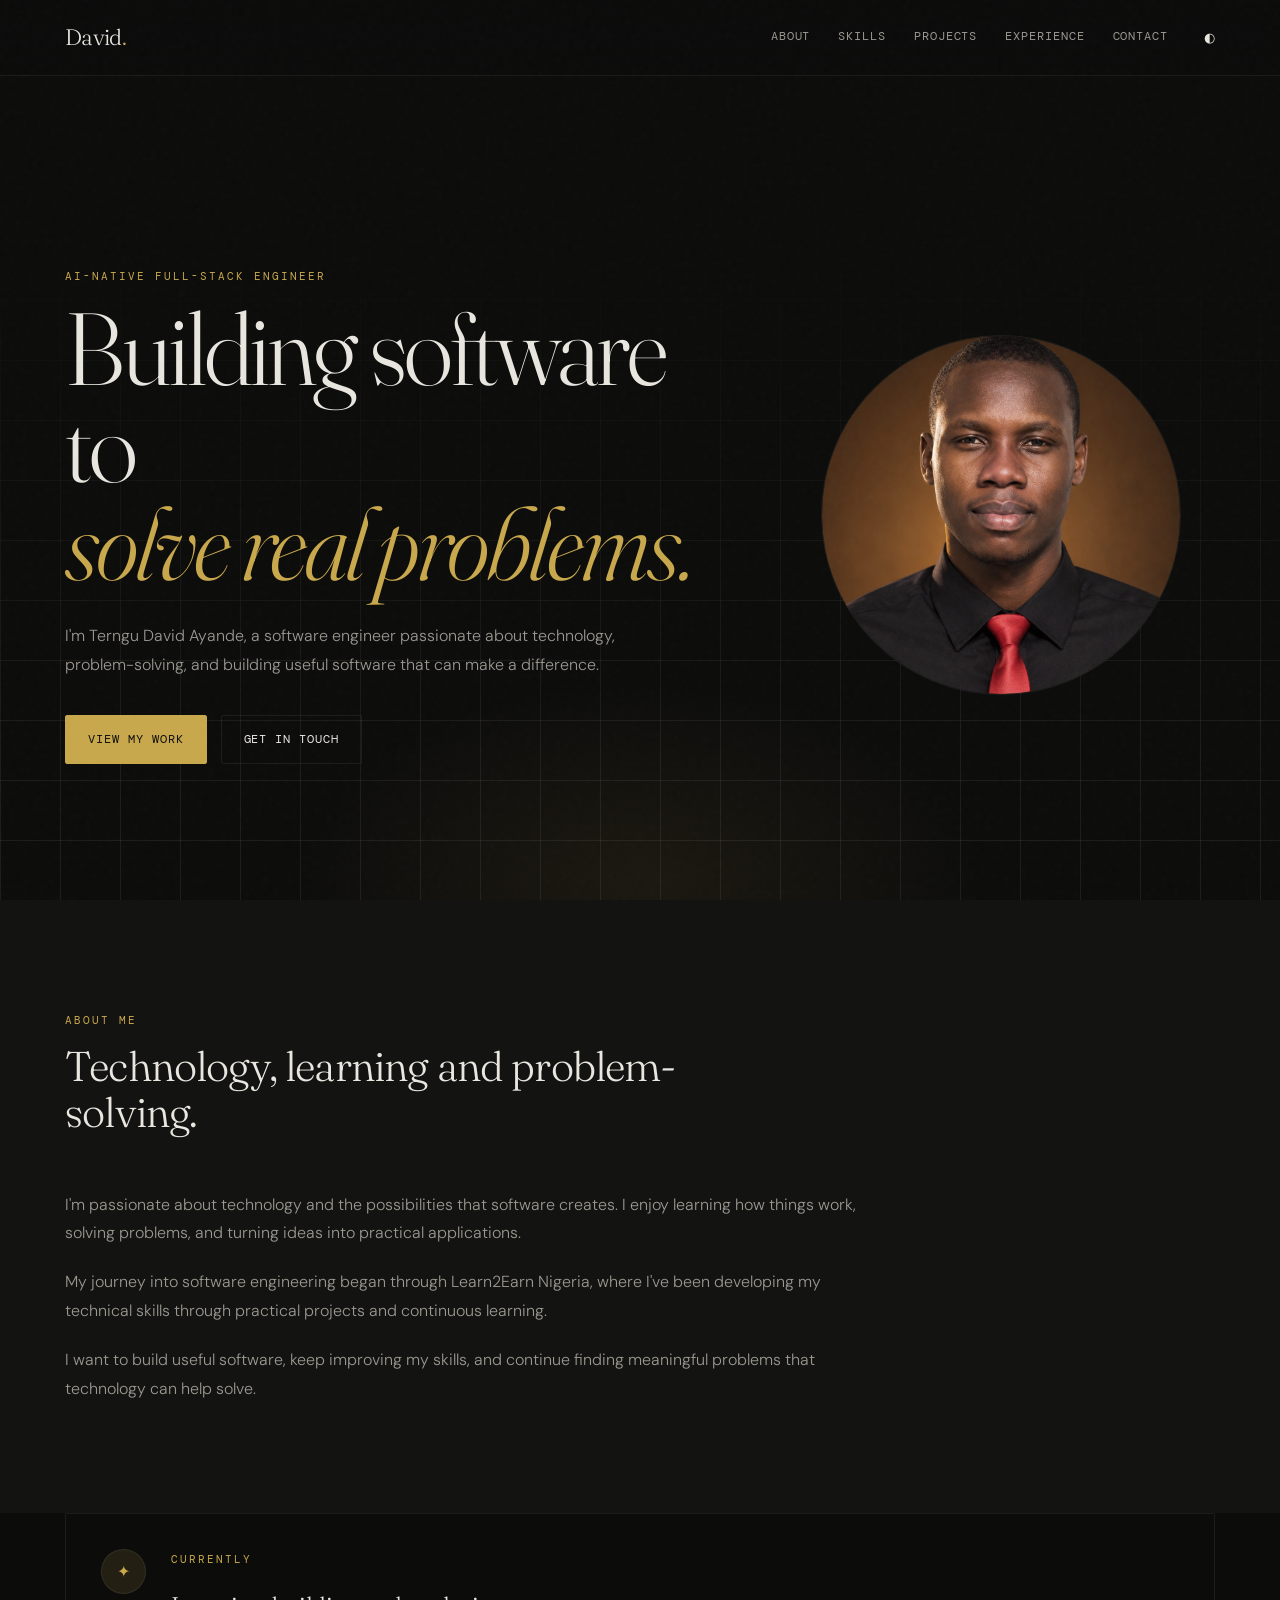
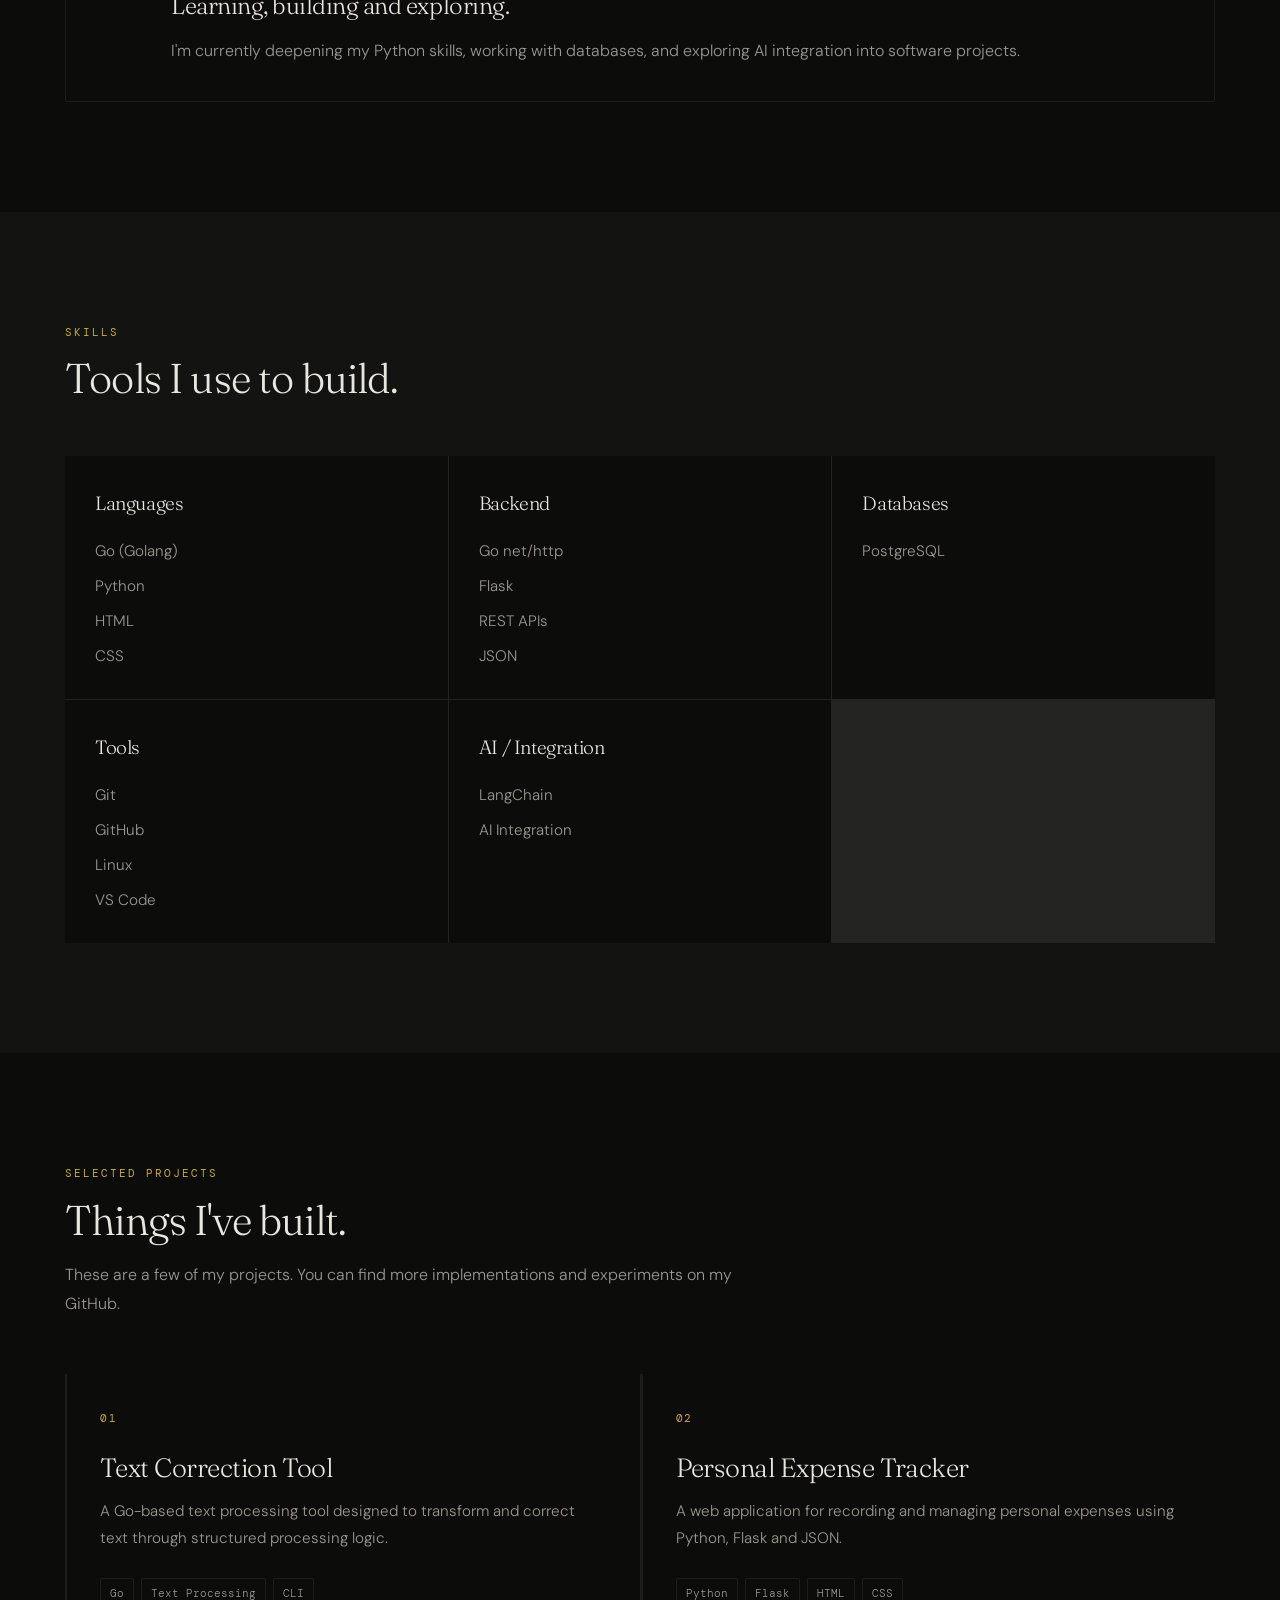
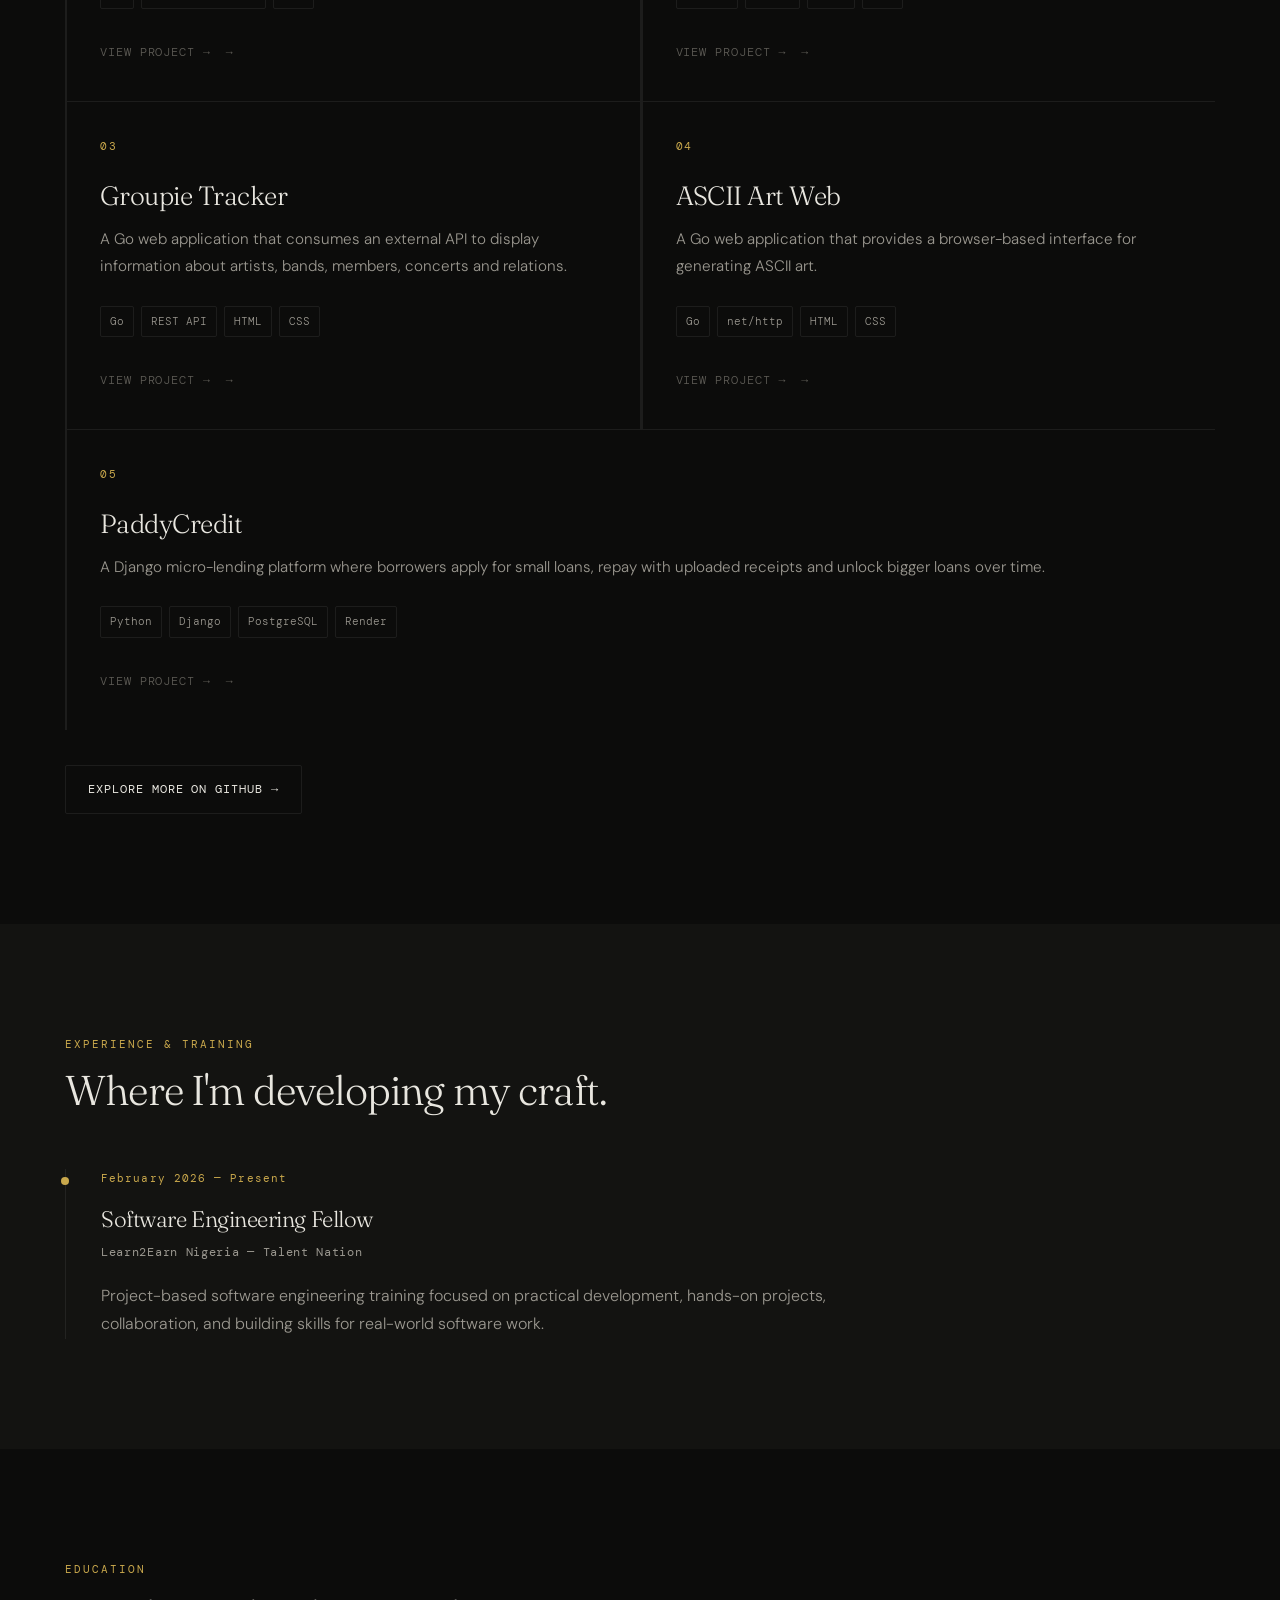
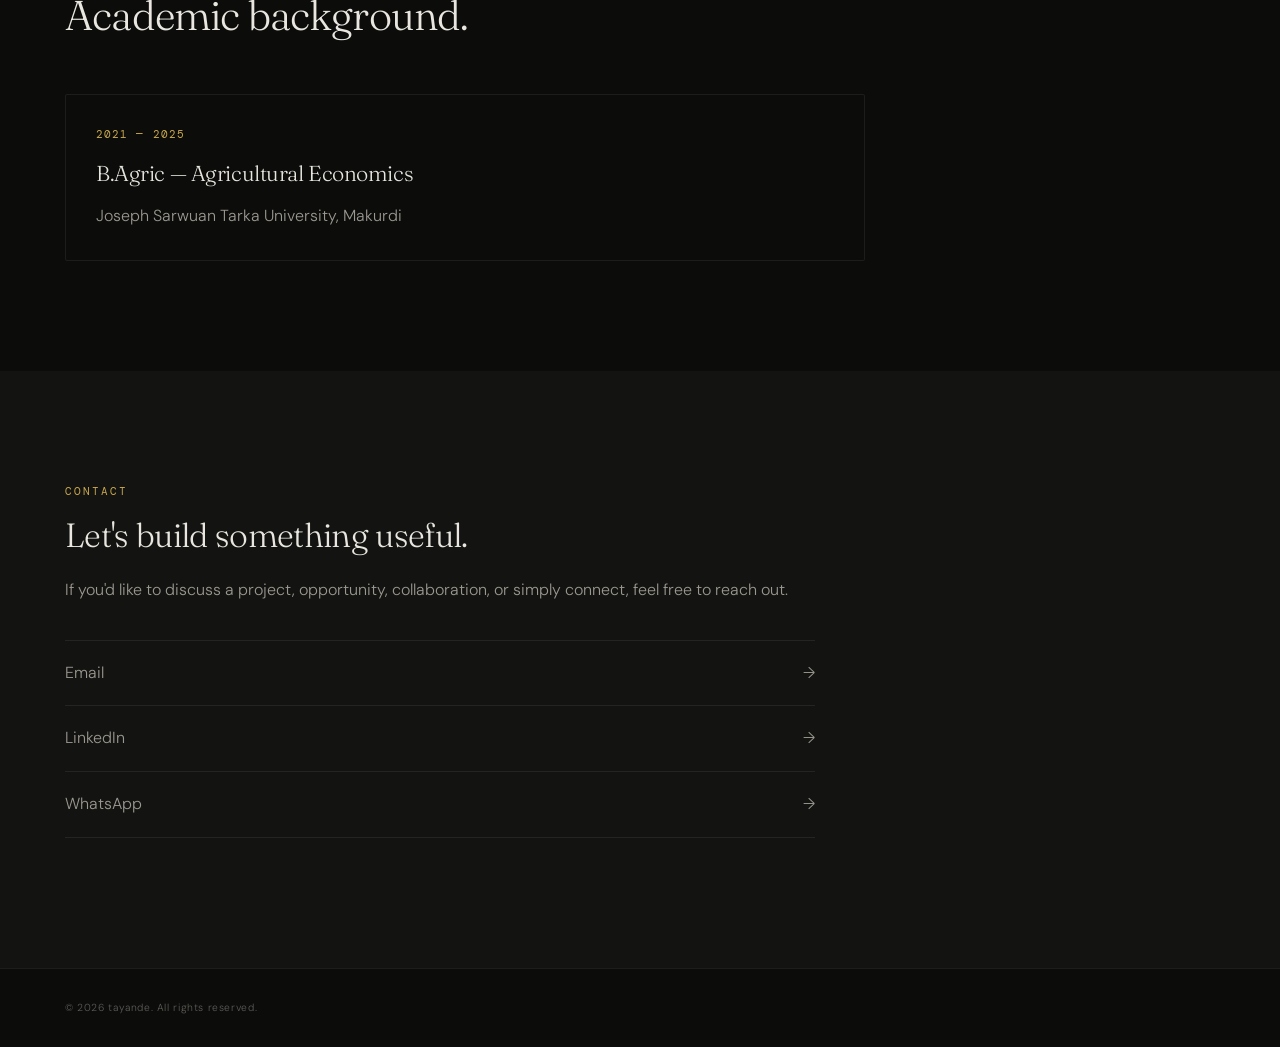
<file: index.html>
<!DOCTYPE html>
<html lang="en">
<head>
    <meta charset="UTF-8">

    <!-- Makes the website responsive on phones, tablets and computers -->
    <meta name="viewport" content="width=device-width, initial-scale=1.0">

    <title>David Ayande | AI-Native Full-Stack Engineer</title>

    <!-- Portfolio typography -->
    <link rel="preconnect" href="https://fonts.googleapis.com">
    <link rel="preconnect" href="https://fonts.gstatic.com" crossorigin>
    <link
        href="https://fonts.googleapis.com/css2?family=DM+Mono:wght@300;400;500&family=DM+Sans:wght@300&family=Fraunces:opsz,wght@9..144,300;9..144,400&display=swap"
        rel="stylesheet"
    >

    <!-- Short description that search engines can use -->
    <meta
        name="description"
        content="Portfolio of Terngu David Ayande, an AI-Native Full-Stack Engineer building practical software solutions with Go, Python and modern web technologies."
    >

    <!-- Our stylesheet - we will create this next -->
    <link rel="stylesheet" href="css/style.css">
</head>

<body>

    <!-- NAVIGATION -->
    <header class="site-header">
        <nav class="navbar container">

            <a href="#home" class="logo">
                David<span>.</span>
            </a>

            <button
                class="menu-toggle"
                id="menu-toggle"
                aria-label="Open navigation menu"
            >
                
            </button>

            <div class="nav-links" id="nav-links">
                <a href="#about">About</a>
                <a href="#skills">Skills</a>
                <a href="#projects">Projects</a>
                <a href="#experience">Experience</a>
                <a href="#contact">Contact</a>

                <button
                    class="theme-toggle"
                    id="theme-toggle"
                    aria-label="Toggle color theme"
                >
                    ◐
                </button>
            </div>

        </nav>
    </header>


    <main>

        <!-- HERO SECTION -->
        <section class="hero" id="home">

            <div class="container hero-content">

                <div class="hero-text reveal">

                    <p class="eyebrow">
                        AI-Native Full-Stack Engineer
                    </p>

                    <h1>
                        Building software to
                        <span>solve real problems.</span>
                    </h1>

                    <p class="hero-description">
                        I'm Terngu David Ayande, a software engineer passionate
                        about technology, problem-solving, and building useful
                        software that can make a difference.
                    </p>

                    <div class="hero-actions">

                        <a href="#projects" class="button button-primary">
                            View My Work
                        </a>

                        <a href="#contact" class="button button-secondary">
                            Get In Touch
                        </a>

                    </div>

                </div>


                <div class="hero-image reveal">

                    <img
                        src="assets/images/profile.jpg"
                        alt="Portrait of David Ayande"
                    >

                </div>

            </div>

        </section>


        <!-- ABOUT SECTION -->
        <section class="section" id="about">

            <div class="container">

                <div class="section-heading reveal">
                    <p class="section-label">About Me</p>
                    <h2>Technology, learning and problem-solving.</h2>
                </div>


                <div class="about-content">

                    <div class="about-text reveal">

                        <p>
                            I'm passionate about technology and the possibilities
                            that software creates. I enjoy learning how things
                            work, solving problems, and turning ideas into
                            practical applications.
                        </p>

                        <p>
                            My journey into software engineering began through
                            Learn2Earn Nigeria, where I've been developing my
                            technical skills through practical projects and
                            continuous learning.
                        </p>

                        <p>
                            I want to build useful software, keep improving my
                            skills, and continue finding meaningful problems
                            that technology can help solve.
                        </p>

                    </div>

                </div>

            </div>

        </section>


        <!-- CURRENTLY SECTION -->
        <section class="section currently-section">

            <div class="container">

                <div class="currently-card reveal">

                    <div class="currently-icon">
                        ✦
                    </div>

                    <div>
                        <p class="section-label">Currently</p>

                        <h2>
                            Learning, building and exploring.
                        </h2>

                        <p>
                            I'm currently deepening my Python skills, working
                            with databases, and exploring AI integration into
                            software projects.
                        </p>
                    </div>

                </div>

            </div>

        </section>


        <!-- SKILLS SECTION -->
        <section class="section" id="skills">

            <div class="container">

                <div class="section-heading reveal">
                    <p class="section-label">Skills</p>
                    <h2>Tools I use to build.</h2>
                </div>


                <div class="skills-grid">

                    <!-- Languages -->
                    <div class="skill-card reveal">

                        <h3>Languages</h3>

                        <ul>
                            <li>Go (Golang)</li>
                            <li>Python</li>
                            <li>HTML</li>
                            <li>CSS</li>
                        </ul>

                    </div>


                    <!-- Backend -->
                    <div class="skill-card reveal">

                        <h3>Backend</h3>

                        <ul>
                            <li>Go net/http</li>
                            <li>Flask</li>
                            <li>REST APIs</li>
                            <li>JSON</li>
                        </ul>

                    </div>


                    <!-- Databases -->
                    <div class="skill-card reveal">

                        <h3>Databases</h3>

                        <ul>
                            <li>PostgreSQL</li>
                        </ul>

                    </div>


                    <!-- Tools -->
                    <div class="skill-card reveal">

                        <h3>Tools</h3>

                        <ul>
                            <li>Git</li>
                            <li>GitHub</li>
                            <li>Linux</li>
                            <li>VS Code</li>
                        </ul>

                    </div>


                    <!-- AI -->
                    <div class="skill-card reveal">

                        <h3>AI / Integration</h3>

                        <ul>
                            <li>LangChain</li>
                            <li>AI Integration</li>
                        </ul>

                    </div>

                </div>

            </div>

        </section>


        <!-- PROJECTS SECTION -->
        <section class="section" id="projects">

            <div class="container">

                <div class="section-heading reveal">

                    <p class="section-label">Selected Projects</p>

                    <h2>
                        Things I've built.
                    </h2>

                    <p>
                        These are a few of my projects. You can find more
                        implementations and experiments on my GitHub.
                    </p>

                </div>


                <div class="projects-grid">

                    <!-- Project 1 -->
                    <article class="project-card reveal">

                        <div class="project-number">
                            01
                        </div>

                        <h3>Text Correction Tool</h3>

                        <p>
                            A Go-based text processing tool designed to
                            transform and correct text through structured
                            processing logic.
                        </p>

                        <div class="project-tags">

                            <span>Go</span>
                            <span>Text Processing</span>
                            <span>CLI</span>

                        </div>

                        <a
                            href="projects/text-correction.html"
                            class="project-link"
                        >
                            View Project →
                        </a>

                    </article>


                    <!-- Project 2 -->
                    <article class="project-card reveal">

                        <div class="project-number">
                            02
                        </div>

                        <h3>Personal Expense Tracker</h3>

                        <p>
                            A web application for recording and managing
                            personal expenses using Python, Flask and JSON.
                        </p>

                        <div class="project-tags">

                            <span>Python</span>
                            <span>Flask</span>
                            <span>HTML</span>
                            <span>CSS</span>

                        </div>

                        <a
                            href="projects/expense-tracker.html"
                            class="project-link"
                        >
                            View Project →
                        </a>

                    </article>


                    <!-- Project 3 -->
                    <article class="project-card reveal">

                        <div class="project-number">
                            03
                        </div>

                        <h3>Groupie Tracker</h3>

                        <p>
                            A Go web application that consumes an external
                            API to display information about artists,
                            bands, members, concerts and relations.
                        </p>

                        <div class="project-tags">

                            <span>Go</span>
                            <span>REST API</span>
                            <span>HTML</span>
                            <span>CSS</span>

                        </div>

                        <a
                            href="projects/groupie-tracker.html"
                            class="project-link"
                        >
                            View Project →
                        </a>

                    </article>


                    <!-- Project 4 -->
                    <article class="project-card reveal">

                        <div class="project-number">
                            04
                        </div>

                        <h3>ASCII Art Web</h3>

                        <p>
                            A Go web application that provides a browser-based
                            interface for generating ASCII art.
                        </p>

                        <div class="project-tags">

                            <span>Go</span>
                            <span>net/http</span>
                            <span>HTML</span>
                            <span>CSS</span>

                        </div>

                        <a
                            href="projects/ascii-art-web.html"
                            class="project-link"
                        >
                            View Project →
                        </a>

                    </article>


                    <!-- Project 5 -->
                    <article class="project-card reveal">

                        <div class="project-number">
                            05
                        </div>

                        <h3>PaddyCredit</h3>

                        <p>
                            A Django micro-lending platform where borrowers
                            apply for small loans, repay with uploaded
                            receipts and unlock bigger loans over time.
                        </p>

                        <div class="project-tags">

                            <span>Python</span>
                            <span>Django</span>
                            <span>PostgreSQL</span>
                            <span>Render</span>

                        </div>

                        <a
                            href="projects/paddycredit.html"
                            class="project-link"
                        >
                            View Project →
                        </a>

                    </article>

                </div>


                <div class="github-link reveal">

                    <a
                        href="https://github.com/tayande"
                        target="_blank"
                        rel="noopener noreferrer"
                        class="button button-secondary"
                    >
                        Explore More on GitHub →
                    </a>

                </div>

            </div>

        </section>


        <!-- EXPERIENCE / TRAINING -->
        <section class="section" id="experience">

            <div class="container">

                <div class="section-heading reveal">

                    <p class="section-label">
                        Experience & Training
                    </p>

                    <h2>
                        Where I'm developing my craft.
                    </h2>

                </div>


                <div class="timeline">

                    <div class="timeline-item reveal">

                        <div class="timeline-marker"></div>

                        <div class="timeline-content">

                            <p class="timeline-date">
                                February 2026 — Present
                            </p>

                            <h3>
                                Software Engineering Fellow
                            </h3>

                            <h4>
                                Learn2Earn Nigeria — Talent Nation
                            </h4>

                            <p>
                                Project-based software engineering training
                                focused on practical development, hands-on
                                projects, collaboration, and building skills
                                for real-world software work.
                            </p>

                        </div>

                    </div>

                </div>

            </div>

        </section>


        <!-- EDUCATION -->
        <section class="section" id="education">

            <div class="container">

                <div class="section-heading reveal">

                    <p class="section-label">
                        Education
                    </p>

                    <h2>
                        Academic background.
                    </h2>

                </div>


                <div class="education-card reveal">

                    <div>

                        <p class="education-date">
                            2021 — 2025
                        </p>

                        <h3>
                            B.Agric — Agricultural Economics
                        </h3>

                        <p>
                            Joseph Sarwuan Tarka University, Makurdi
                        </p>

                    </div>

                </div>

            </div>

        </section>


        <!-- 
             CONTACT SECTION
        -->
        <section class="section contact-section" id="contact">

            <div class="container">

                <div class="contact-content reveal">

                    <p class="section-label">
                        Contact
                    </p>

                    <h2>
                        Let's build something useful.
                    </h2>

                    <p>
                        If you'd like to discuss a project, opportunity,
                        collaboration, or simply connect, feel free to reach
                        out.
                    </p>


                    <div class="contact-links">

                        <a
                            href="mailto:ayandedavid2002@gmail.com"
                            class="contact-link"
                        >
                            <span>Email</span>
                            <span>→</span>
                        </a>


                        <a
                            href="https://www.linkedin.com/in/terngu-ayande-6abb93332"
                            target="_blank"
                            rel="noopener noreferrer"
                            class="contact-link"
                        >
                            <span>LinkedIn</span>
                            <span>→</span>
                        </a>

                        <a
                            href="https://wa.me/2348152505940?text=Hi%20David%2C%20I%20saw%20your%20portfolio%20and%20would%20like%20to%20connect."
                            target="_blank"
                            rel="noopener noreferrer"
                            class="contact-link"
                        >
                            <span>WhatsApp</span>
                            <span>→</span>
                        </a>

                    </div>

                </div>

            </div>

        </section>

    </main>


    <!-- FOOTER -->
    <footer class="site-footer">

        <div class="container footer-content">

            <p>
                © 2026 tayande. All rights reserved.
            </p>

        </div>

    </footer>

    <script src="js/script.js"></script>

</body>
</html>
</file>
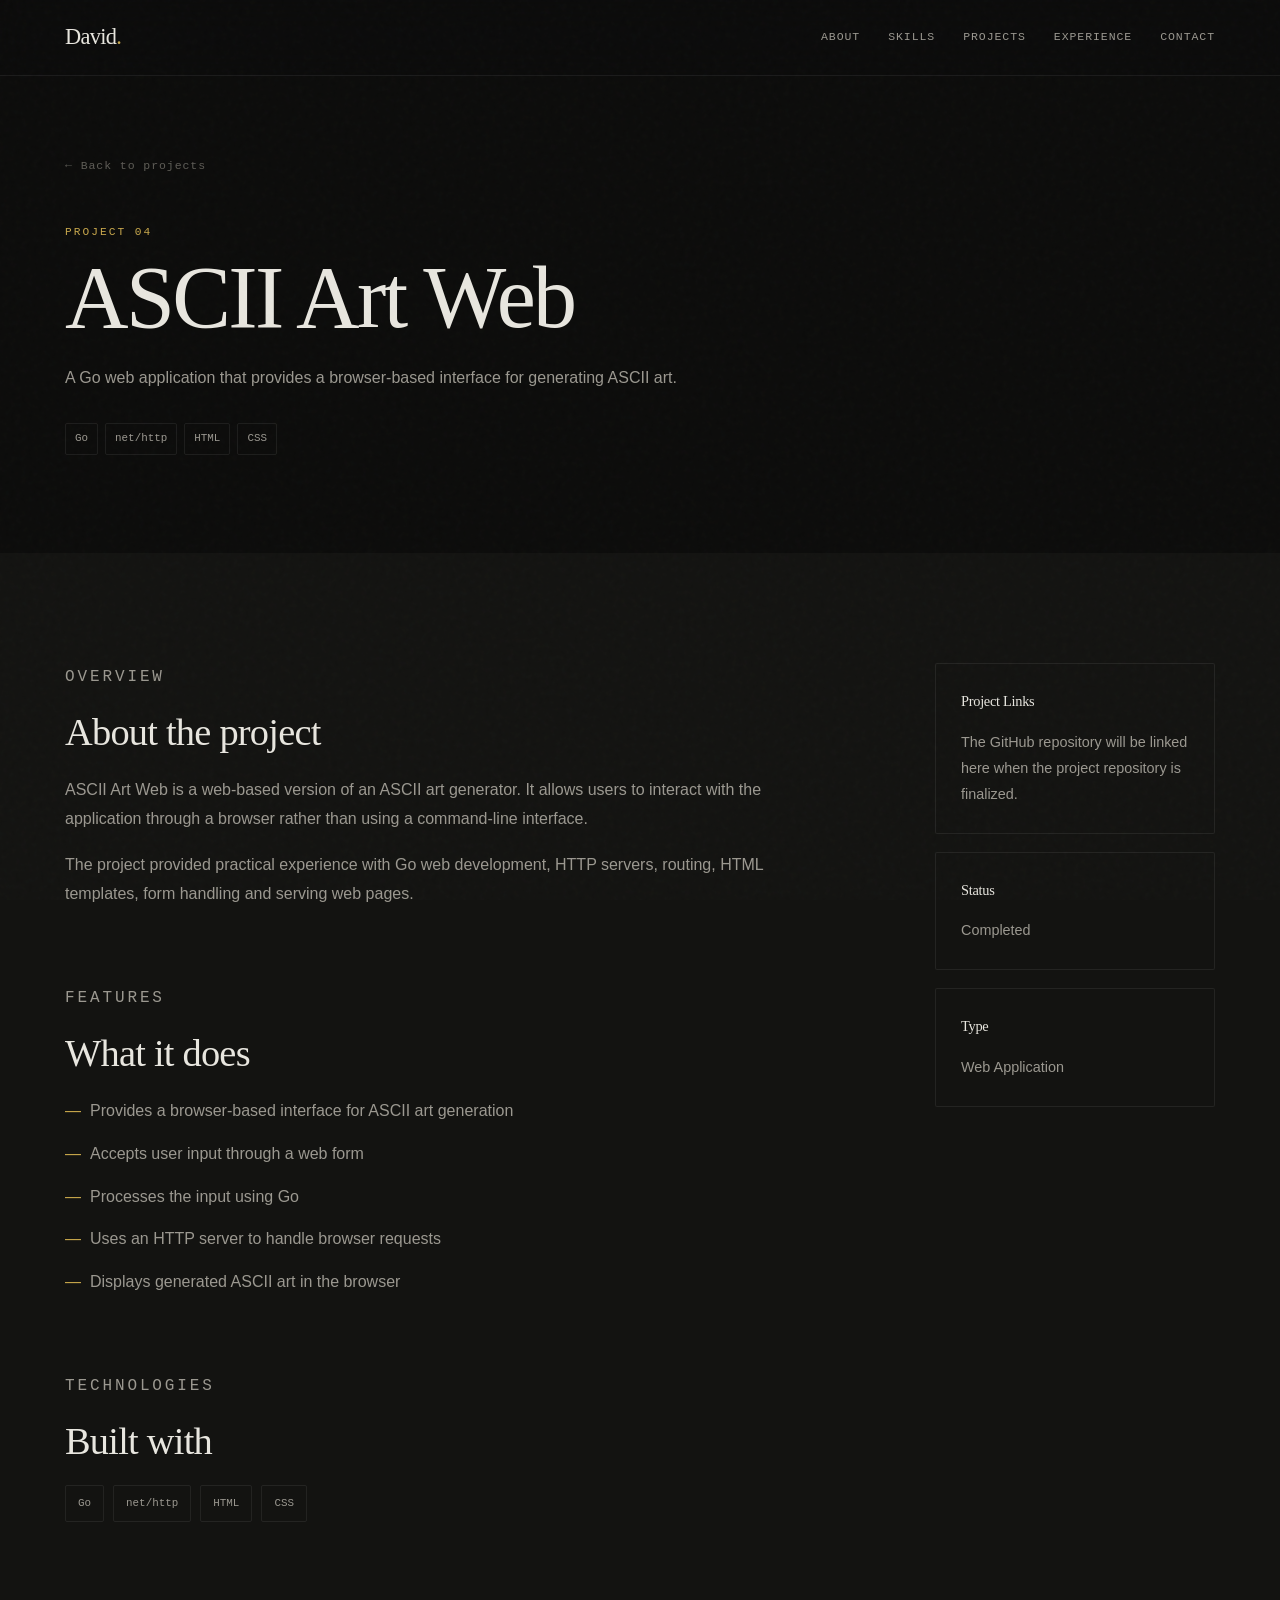
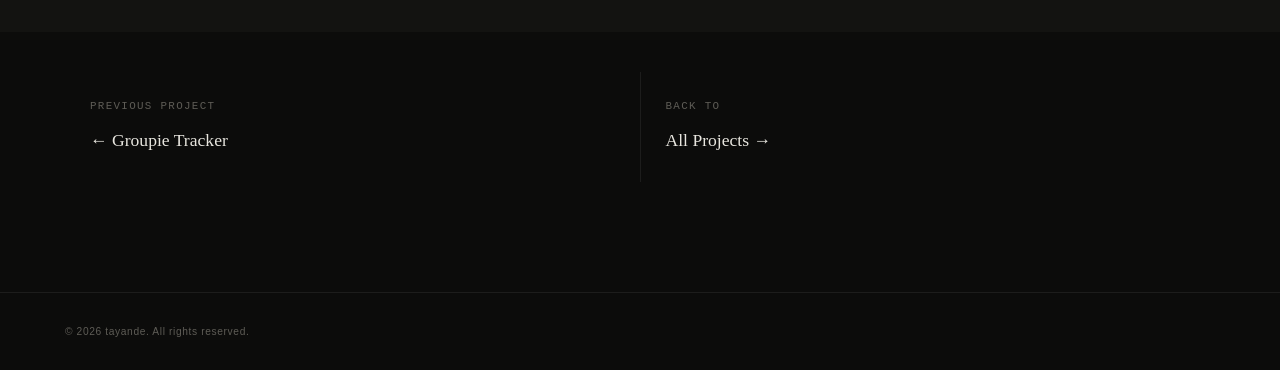
<file: projects/ascii-art-web.html>
<!DOCTYPE html>
<html lang="en">
<head>
    <meta charset="UTF-8">

    <meta
        name="viewport"
        content="width=device-width, initial-scale=1.0"
    >

    <title>ASCII Art Web | David Ayande</title>

    <meta
        name="description"
        content="A Go-based web application for generating ASCII art, built by David Ayande."
    >

    <link rel="stylesheet" href="../css/style.css">
</head>

<body>

    <!-- NAVIGATION -->

    <header class="site-header">

        <nav class="navbar container">

            <a href="../index.html" class="logo">
                David<span>.</span>
            </a>

            <div class="nav-links">

                <a href="../index.html#about">
                    About
                </a>

                <a href="../index.html#skills">
                    Skills
                </a>

                <a href="../index.html#projects">
                    Projects
                </a>

                <a href="../index.html#experience">
                    Experience
                </a>

                <a href="../index.html#contact">
                    Contact
                </a>

            </div>

        </nav>

    </header>


    <main>

        <!-- PROJECT HERO -->

        <section class="project-hero section">

            <div class="container">

                <a
                    href="../index.html#projects"
                    class="back-link"
                >
                    ← Back to projects
                </a>

                <p class="section-label">
                    Project 04
                </p>

                <h1>
                    ASCII Art Web
                </h1>

                <p class="project-intro">
                    A Go web application that provides a browser-based
                    interface for generating ASCII art.
                </p>

                <div class="project-tags">

                    <span>Go</span>
                    <span>net/http</span>
                    <span>HTML</span>
                    <span>CSS</span>

                </div>

            </div>

        </section>


        <!-- PROJECT CONTENT -->

        <section class="section">

            <div class="container project-layout">

                <div class="project-main">

                    <!-- Overview -->

                    <div class="project-section">

                        <p class="section-label">
                            Overview
                        </p>

                        <h2>
                            About the project
                        </h2>

                        <p>
                            ASCII Art Web is a web-based version of an
                            ASCII art generator. It allows users to
                            interact with the application through a
                            browser rather than using a command-line
                            interface.
                        </p>

                        <p>
                            The project provided practical experience
                            with Go web development, HTTP servers,
                            routing, HTML templates, form handling
                            and serving web pages.
                        </p>

                    </div>


                    <!-- Features -->

                    <div class="project-section">

                        <p class="section-label">
                            Features
                        </p>

                        <h2>
                            What it does
                        </h2>

                        <ul class="project-list">

                            <li>
                                Provides a browser-based interface
                                for ASCII art generation
                            </li>

                            <li>
                                Accepts user input through a web form
                            </li>

                            <li>
                                Processes the input using Go
                            </li>

                            <li>
                                Uses an HTTP server to handle
                                browser requests
                            </li>

                            <li>
                                Displays generated ASCII art
                                in the browser
                            </li>

                        </ul>

                    </div>


                    <!-- Technologies -->

                    <div class="project-section">

                        <p class="section-label">
                            Technologies
                        </p>

                        <h2>
                            Built with
                        </h2>

                        <div class="technology-list">

                            <span>Go</span>
                            <span>net/http</span>
                            <span>HTML</span>
                            <span>CSS</span>

                        </div>

                    </div>

                </div>


                <!-- SIDEBAR -->

                <aside class="project-sidebar">

                    <div class="project-info-card">

                        <h3>
                            Project Links
                        </h3>

                        <p>
                            The GitHub repository will be linked
                            here when the project repository is
                            finalized.
                        </p>

                    </div>


                    <div class="project-info-card">

                        <h3>
                            Status
                        </h3>

                        <p>
                            Completed
                        </p>

                    </div>


                    <div class="project-info-card">

                        <h3>
                            Type
                        </h3>

                        <p>
                            Web Application
                        </p>

                    </div>

                </aside>

            </div>

        </section>


        <!-- PROJECT NAVIGATION -->

        <section class="section project-navigation">

            <div class="container">

                <div class="project-nav-links">

                    <a
                        href="groupie-tracker.html"
                        class="next-project"
                    >
                        <span>Previous Project</span>

                        <strong>
                            ← Groupie Tracker
                        </strong>
                    </a>


                    <a
                        href="../index.html#projects"
                        class="next-project"
                    >
                        <span>Back to</span>

                        <strong>
                            All Projects →
                        </strong>
                    </a>

                </div>

            </div>

        </section>

    </main>


    <!-- FOOTER -->

    <footer class="site-footer">

        <div class="container footer-content">

            <p>
                © 2026 tayande. All rights reserved.
            </p>

        </div>

    </footer>

</body>
</html>
</file>
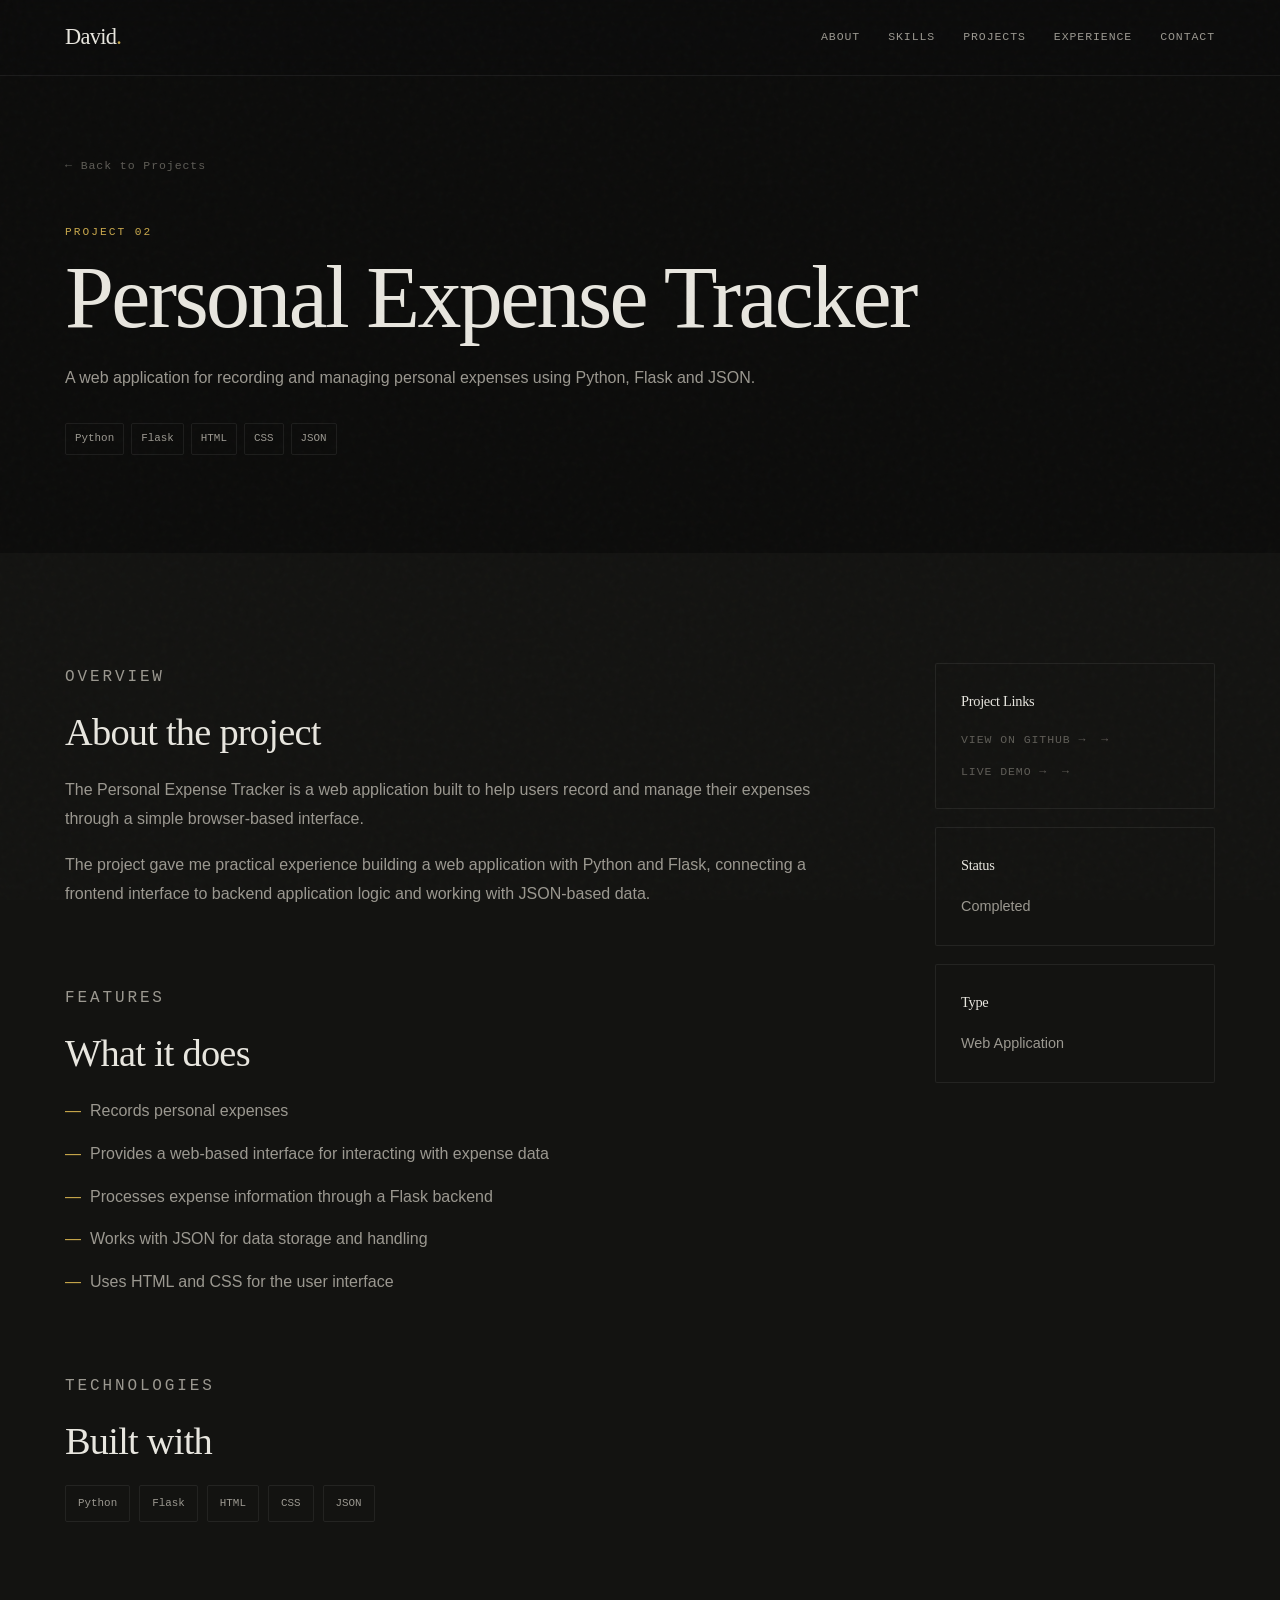
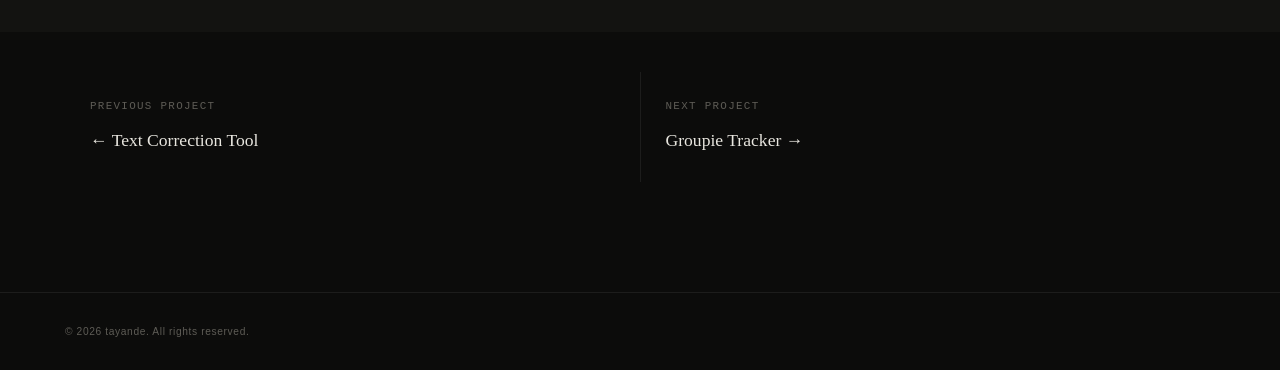
<file: projects/expense-tracker.html>
<!DOCTYPE html>
<html lang="en">
<head>
    <meta charset="UTF-8">

    <meta
        name="viewport"
        content="width=device-width, initial-scale=1.0"
    >

    <title>Personal Expense Tracker | David Ayande</title>

    <meta
        name="description"
        content="A personal expense tracking web application built with Python and Flask by David Ayande."
    >

    <link rel="stylesheet" href="../css/style.css">
</head>

<body>

    <!-- NAVIGATION -->

    <header class="site-header">

        <nav class="navbar container">

            <a href="../index.html" class="logo">
                David<span>.</span>
            </a>

            <div class="nav-links">

                <a href="../index.html#about">
                    About
                </a>

                <a href="../index.html#skills">
                    Skills
                </a>

                <a href="../index.html#projects">
                    Projects
                </a>

                <a href="../index.html#experience">
                    Experience
                </a>

                <a href="../index.html#contact">
                    Contact
                </a>

            </div>

        </nav>

    </header>


    <main>

        <!-- PROJECT HERO -->

        <section class="project-hero section">

            <div class="container">

                <a
                    href="../index.html#projects"
                    class="back-link"
                >
                    ← Back to Projects
                </a>

                <p class="section-label">
                    Project 02
                </p>

                <h1>
                    Personal Expense Tracker
                </h1>

                <p class="project-intro">
                    A web application for recording and managing
                    personal expenses using Python, Flask and JSON.
                </p>

                <div class="project-tags">

                    <span>Python</span>
                    <span>Flask</span>
                    <span>HTML</span>
                    <span>CSS</span>
                    <span>JSON</span>

                </div>

            </div>

        </section>


        <!-- PROJECT CONTENT -->

        <section class="section">

            <div class="container project-layout">

                <div class="project-main">

                    <!-- Overview -->

                    <div class="project-section">

                        <p class="section-label">
                            Overview
                        </p>

                        <h2>
                            About the project
                        </h2>

                        <p>
                            The Personal Expense Tracker is a web
                            application built to help users record
                            and manage their expenses through a
                            simple browser-based interface.
                        </p>

                        <p>
                            The project gave me practical experience
                            building a web application with Python
                            and Flask, connecting a frontend interface
                            to backend application logic and working
                            with JSON-based data.
                        </p>

                    </div>


                    <!-- Features -->

                    <div class="project-section">

                        <p class="section-label">
                            Features
                        </p>

                        <h2>
                            What it does
                        </h2>

                        <ul class="project-list">

                            <li>
                                Records personal expenses
                            </li>

                            <li>
                                Provides a web-based interface
                                for interacting with expense data
                            </li>

                            <li>
                                Processes expense information
                                through a Flask backend
                            </li>

                            <li>
                                Works with JSON for data storage
                                and handling
                            </li>

                            <li>
                                Uses HTML and CSS for the user
                                interface
                            </li>

                        </ul>

                    </div>


                    <!-- Technologies -->

                    <div class="project-section">

                        <p class="section-label">
                            Technologies
                        </p>

                        <h2>
                            Built with
                        </h2>

                        <div class="technology-list">

                            <span>Python</span>
                            <span>Flask</span>
                            <span>HTML</span>
                            <span>CSS</span>
                            <span>JSON</span>

                        </div>

                    </div>

                </div>


                <!-- SIDEBAR -->

                <aside class="project-sidebar">

                    <div class="project-info-card">

                        <h3>
                            Project Links
                        </h3>

                        <a
                            href="https://github.com/tayande/expense-tracker"
                            target="_blank"
                            rel="noopener noreferrer"
                            class="project-link"
                        >
                            View on GitHub →
                        </a>

                        <a
                            href="https://expense-tracker-hikd.onrender.com/"
                            target="_blank"
                            rel="noopener noreferrer"
                            class="project-link"
                        >
                            Live Demo →
                        </a>

                    </div>


                    <div class="project-info-card">

                        <h3>
                            Status
                        </h3>

                        <p>
                            Completed
                        </p>

                    </div>


                    <div class="project-info-card">

                        <h3>
                            Type
                        </h3>

                        <p>
                            Web Application
                        </p>

                    </div>

                </aside>

            </div>

        </section>


        <!-- PROJECT NAVIGATION -->

        <section class="section project-navigation">

            <div class="container">

                <div class="project-nav-links">

                    <a
                        href="text-correction.html"
                        class="next-project"
                    >
                        <span>Previous Project</span>
                        <strong>
                            ← Text Correction Tool
                        </strong>
                    </a>


                    <a
                        href="groupie-tracker.html"
                        class="next-project"
                    >
                        <span>Next Project</span>
                        <strong>
                            Groupie Tracker →
                        </strong>
                    </a>

                </div>

            </div>

        </section>

    </main>


    <!-- FOOTER -->

    <footer class="site-footer">

        <div class="container footer-content">

            <p>
                © 2026 tayande. All rights reserved.
            </p>

        </div>

    </footer>

</body>
</html>
</file>
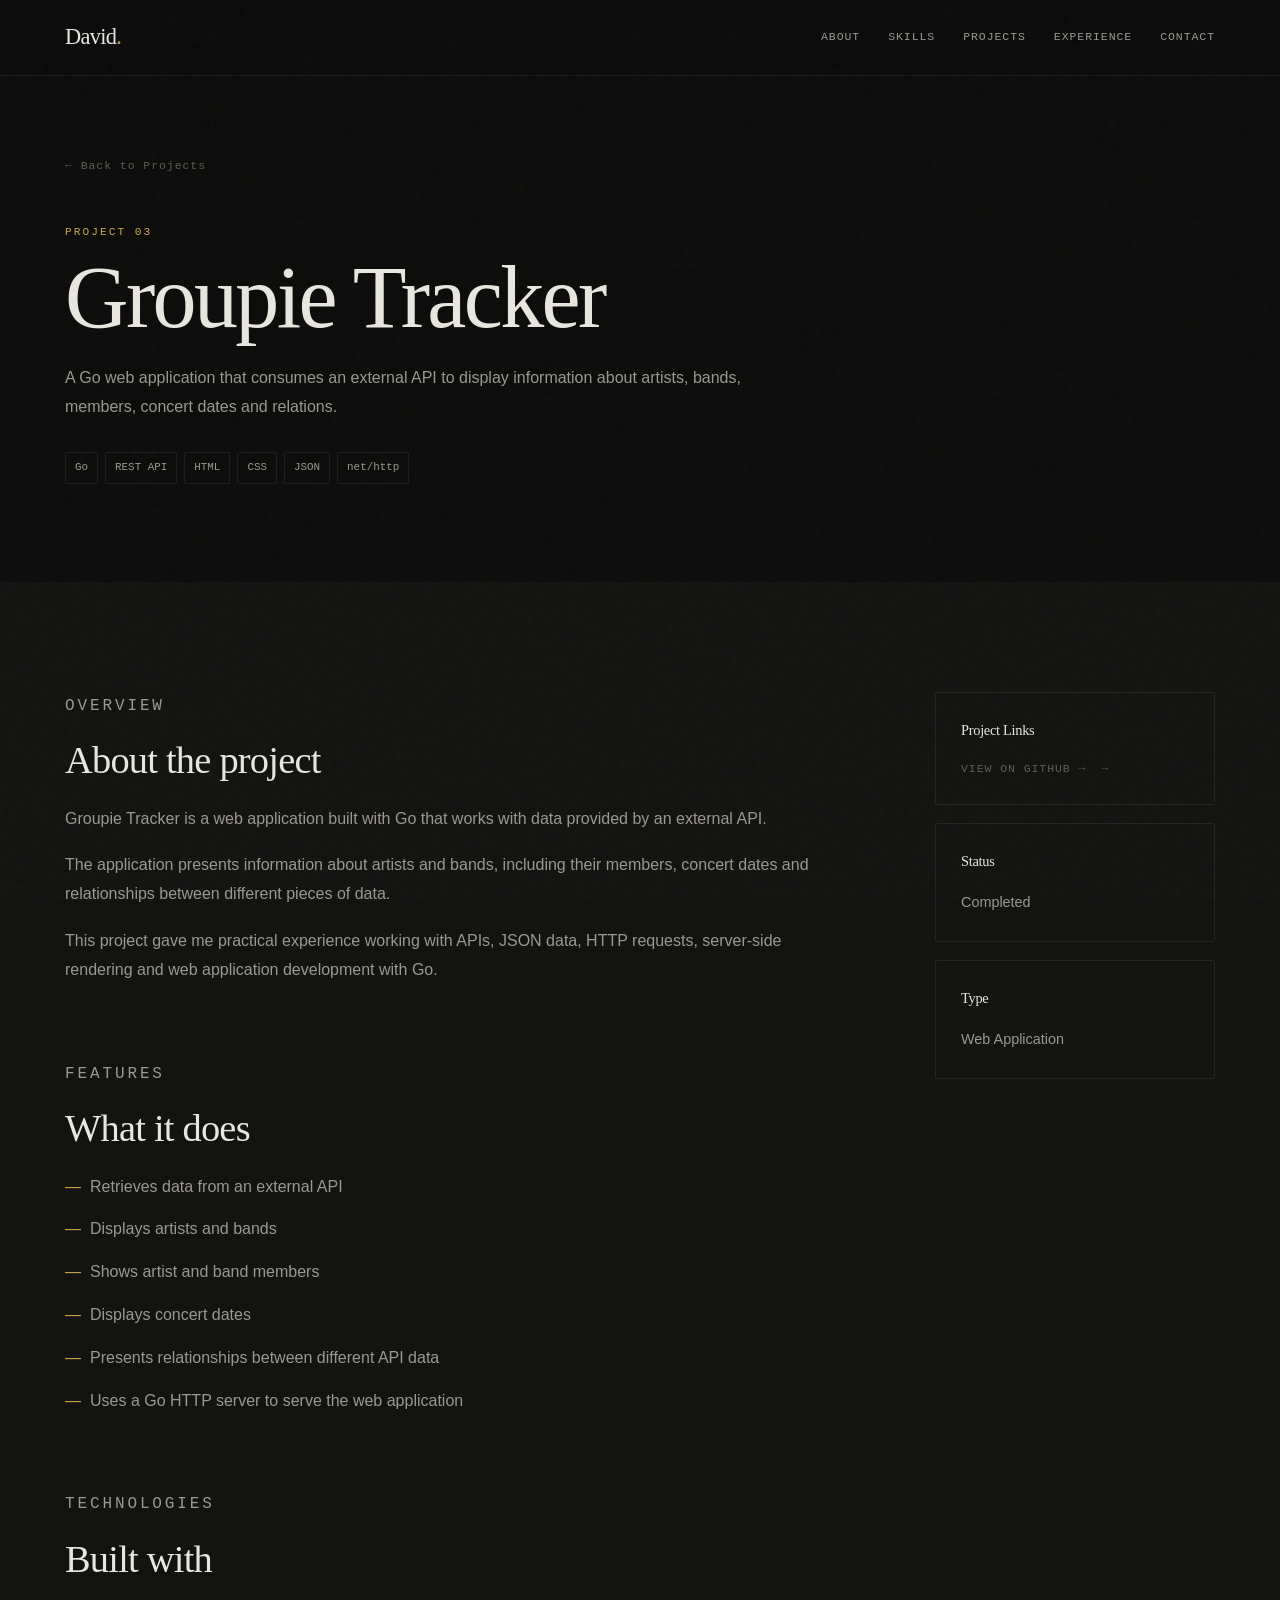
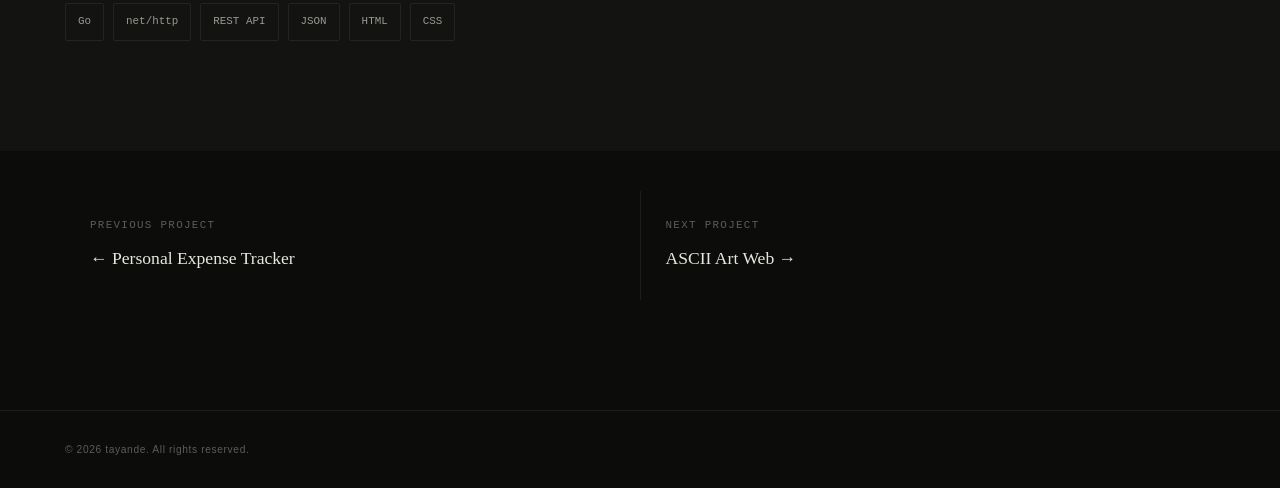
<file: projects/groupie-tracker.html>
<!DOCTYPE html>
<html lang="en">
<head>
    <meta charset="UTF-8">

    <meta
        name="viewport"
        content="width=device-width, initial-scale=1.0"
    >

    <title>Groupie Tracker | David Ayande</title>

    <meta
        name="description"
        content="A Go-based web application that consumes an external API to display information about artists, bands, concerts and relations."
    >

    <link rel="stylesheet" href="../css/style.css">
</head>

<body>

    <!-- NAVIGATION -->

    <header class="site-header">

        <nav class="navbar container">

            <a href="../index.html" class="logo">
                David<span>.</span>
            </a>

            <div class="nav-links">

                <a href="../index.html#about">
                    About
                </a>

                <a href="../index.html#skills">
                    Skills
                </a>

                <a href="../index.html#projects">
                    Projects
                </a>

                <a href="../index.html#experience">
                    Experience
                </a>

                <a href="../index.html#contact">
                    Contact
                </a>

            </div>

        </nav>

    </header>


    <main>

        <!-- PROJECT HERO -->

        <section class="project-hero section">

            <div class="container">

                <a
                    href="../index.html#projects"
                    class="back-link"
                >
                    ← Back to Projects
                </a>

                <p class="section-label">
                    Project 03
                </p>

                <h1>
                    Groupie Tracker
                </h1>

                <p class="project-intro">
                    A Go web application that consumes an external API
                    to display information about artists, bands,
                    members, concert dates and relations.
                </p>

                <div class="project-tags">

                    <span>Go</span>
                    <span>REST API</span>
                    <span>HTML</span>
                    <span>CSS</span>
                    <span>JSON</span>
                    <span>net/http</span>

                </div>

            </div>

        </section>


        <!-- PROJECT CONTENT -->

        <section class="section">

            <div class="container project-layout">

                <div class="project-main">

                    <!-- Overview -->

                    <div class="project-section">

                        <p class="section-label">
                            Overview
                        </p>

                        <h2>
                            About the project
                        </h2>

                        <p>
                            Groupie Tracker is a web application built
                            with Go that works with data provided by
                            an external API.
                        </p>

                        <p>
                            The application presents information about
                            artists and bands, including their members,
                            concert dates and relationships between
                            different pieces of data.
                        </p>

                        <p>
                            This project gave me practical experience
                            working with APIs, JSON data, HTTP requests,
                            server-side rendering and web application
                            development with Go.
                        </p>

                    </div>


                    <!-- Features -->

                    <div class="project-section">

                        <p class="section-label">
                            Features
                        </p>

                        <h2>
                            What it does
                        </h2>

                        <ul class="project-list">

                            <li>
                                Retrieves data from an external API
                            </li>

                            <li>
                                Displays artists and bands
                            </li>

                            <li>
                                Shows artist and band members
                            </li>

                            <li>
                                Displays concert dates
                            </li>

                            <li>
                                Presents relationships between
                                different API data
                            </li>

                            <li>
                                Uses a Go HTTP server to serve
                                the web application
                            </li>

                        </ul>

                    </div>


                    <!-- Technologies -->

                    <div class="project-section">

                        <p class="section-label">
                            Technologies
                        </p>

                        <h2>
                            Built with
                        </h2>

                        <div class="technology-list">

                            <span>Go</span>
                            <span>net/http</span>
                            <span>REST API</span>
                            <span>JSON</span>
                            <span>HTML</span>
                            <span>CSS</span>

                        </div>

                    </div>

                </div>


                <!-- SIDEBAR -->

                <aside class="project-sidebar">

                    <div class="project-info-card">

                        <h3>
                            Project Links
                        </h3>

                        <a
                            href="https://github.com/tayande/groupie-tracker"
                            target="_blank"
                            rel="noopener noreferrer"
                            class="project-link"
                        >
                            View on GitHub →
                        </a>

                    </div>


                    <div class="project-info-card">

                        <h3>
                            Status
                        </h3>

                        <p>
                            Completed
                        </p>

                    </div>


                    <div class="project-info-card">

                        <h3>
                            Type
                        </h3>

                        <p>
                            Web Application
                        </p>

                    </div>

                </aside>

            </div>

        </section>


        <!-- PROJECT NAVIGATION -->

        <section class="section project-navigation">

            <div class="container">

                <div class="project-nav-links">

                    <a
                        href="expense-tracker.html"
                        class="next-project"
                    >
                        <span>Previous Project</span>

                        <strong>
                            ← Personal Expense Tracker
                        </strong>
                    </a>


                    <a
                        href="ascii-art-web.html"
                        class="next-project"
                    >
                        <span>Next Project</span>

                        <strong>
                            ASCII Art Web →
                        </strong>
                    </a>

                </div>

            </div>

        </section>

    </main>


    <!-- FOOTER -->

    <footer class="site-footer">

        <div class="container footer-content">

            <p>
                © 2026 tayande. All rights reserved.
            </p>

        </div>

    </footer>

</body>
</html>
</file>
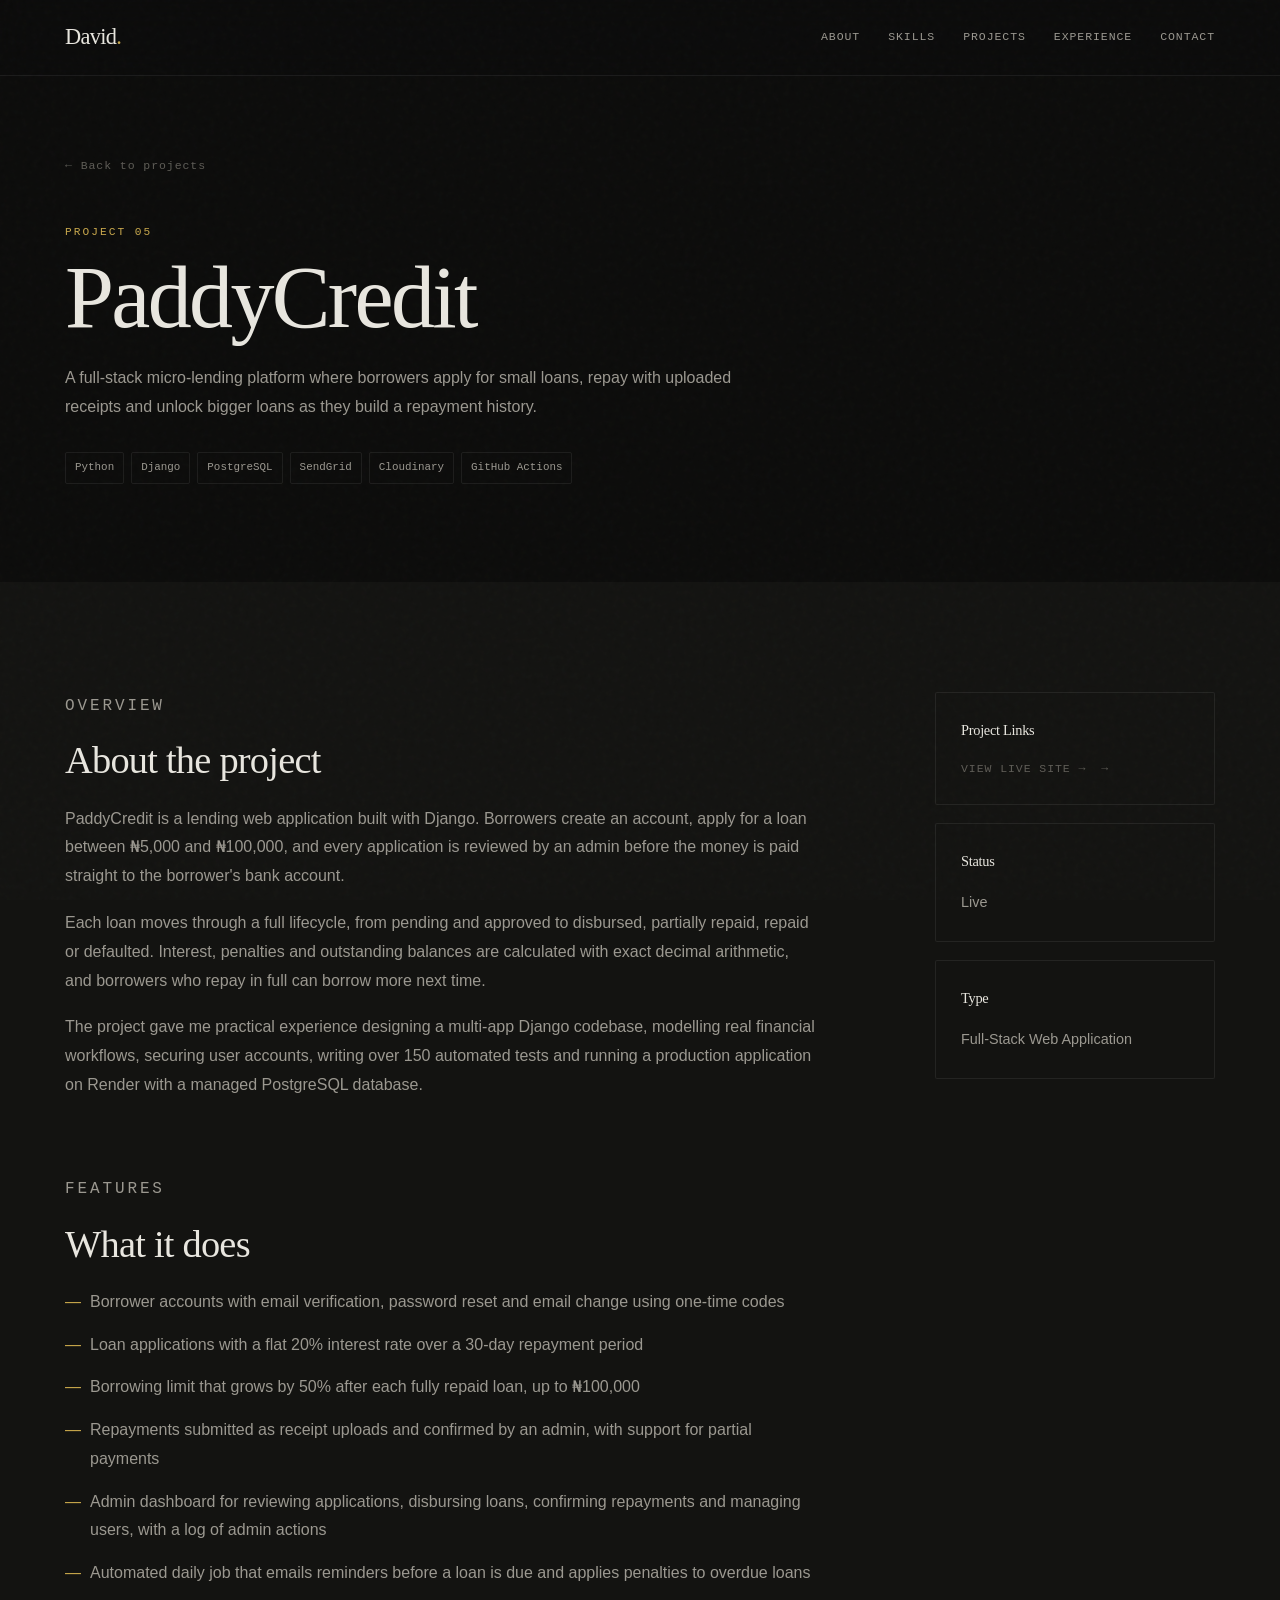
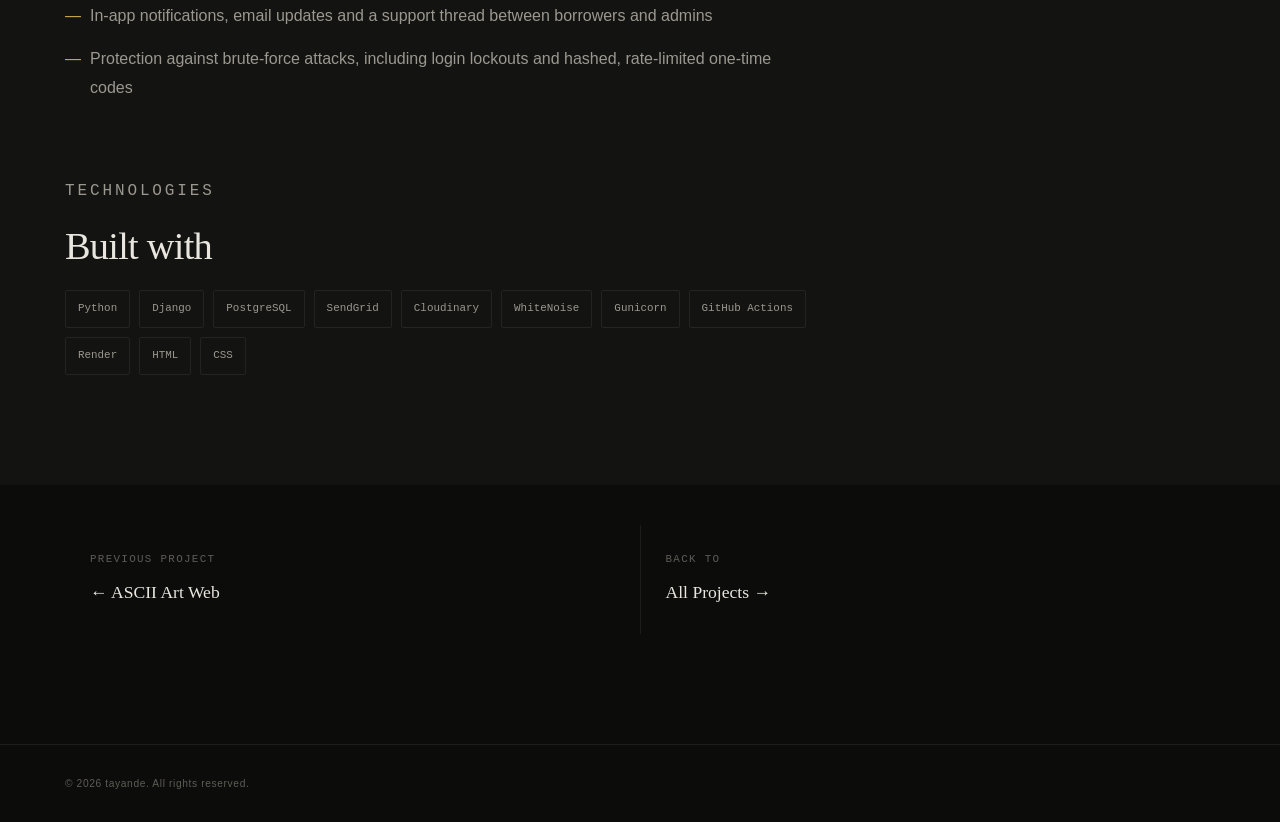
<file: projects/paddycredit.html>
<!DOCTYPE html>
<html lang="en">
<head>
    <meta charset="UTF-8">

    <meta
        name="viewport"
        content="width=device-width, initial-scale=1.0"
    >

    <title>PaddyCredit | David Ayande</title>

    <meta
        name="description"
        content="A Django micro-lending platform where borrowers apply for small loans, repay with uploaded receipts and unlock bigger loans over time, built by David Ayande."
    >

    <link rel="stylesheet" href="../css/style.css">
</head>

<body>

    <!-- NAVIGATION -->

    <header class="site-header">

        <nav class="navbar container">

            <a href="../index.html" class="logo">
                David<span>.</span>
            </a>

            <div class="nav-links">

                <a href="../index.html#about">
                    About
                </a>

                <a href="../index.html#skills">
                    Skills
                </a>

                <a href="../index.html#projects">
                    Projects
                </a>

                <a href="../index.html#experience">
                    Experience
                </a>

                <a href="../index.html#contact">
                    Contact
                </a>

            </div>

        </nav>

    </header>


    <main>

        <!-- PROJECT HERO -->

        <section class="project-hero section">

            <div class="container">

                <a
                    href="../index.html#projects"
                    class="back-link"
                >
                    ← Back to projects
                </a>

                <p class="section-label">
                    Project 05
                </p>

                <h1>
                    PaddyCredit
                </h1>

                <p class="project-intro">
                    A full-stack micro-lending platform where borrowers
                    apply for small loans, repay with uploaded receipts
                    and unlock bigger loans as they build a repayment
                    history.
                </p>

                <div class="project-tags">

                    <span>Python</span>
                    <span>Django</span>
                    <span>PostgreSQL</span>
                    <span>SendGrid</span>
                    <span>Cloudinary</span>
                    <span>GitHub Actions</span>

                </div>

            </div>

        </section>


        <!-- PROJECT CONTENT -->

        <section class="section">

            <div class="container project-layout">

                <div class="project-main">

                    <!-- Overview -->

                    <div class="project-section">

                        <p class="section-label">
                            Overview
                        </p>

                        <h2>
                            About the project
                        </h2>

                        <p>
                            PaddyCredit is a lending web application built
                            with Django. Borrowers create an account, apply
                            for a loan between ₦5,000 and ₦100,000, and
                            every application is reviewed by an admin
                            before the money is paid straight to the
                            borrower's bank account.
                        </p>

                        <p>
                            Each loan moves through a full lifecycle, from
                            pending and approved to disbursed, partially
                            repaid, repaid or defaulted. Interest, penalties
                            and outstanding balances are calculated with
                            exact decimal arithmetic, and borrowers who repay
                            in full can borrow more next time.
                        </p>

                        <p>
                            The project gave me practical experience
                            designing a multi-app Django codebase, modelling
                            real financial workflows, securing user accounts,
                            writing over 150 automated tests and running a
                            production application on Render with a managed
                            PostgreSQL database.
                        </p>

                    </div>


                    <!-- Features -->

                    <div class="project-section">

                        <p class="section-label">
                            Features
                        </p>

                        <h2>
                            What it does
                        </h2>

                        <ul class="project-list">

                            <li>
                                Borrower accounts with email verification,
                                password reset and email change using
                                one-time codes
                            </li>

                            <li>
                                Loan applications with a flat 20% interest
                                rate over a 30-day repayment period
                            </li>

                            <li>
                                Borrowing limit that grows by 50% after each
                                fully repaid loan, up to ₦100,000
                            </li>

                            <li>
                                Repayments submitted as receipt uploads and
                                confirmed by an admin, with support for
                                partial payments
                            </li>

                            <li>
                                Admin dashboard for reviewing applications,
                                disbursing loans, confirming repayments and
                                managing users, with a log of admin actions
                            </li>

                            <li>
                                Automated daily job that emails reminders
                                before a loan is due and applies penalties
                                to overdue loans
                            </li>

                            <li>
                                In-app notifications, email updates and a
                                support thread between borrowers and admins
                            </li>

                            <li>
                                Protection against brute-force attacks,
                                including login lockouts and hashed,
                                rate-limited one-time codes
                            </li>

                        </ul>

                    </div>


                    <!-- Technologies -->

                    <div class="project-section">

                        <p class="section-label">
                            Technologies
                        </p>

                        <h2>
                            Built with
                        </h2>

                        <div class="technology-list">

                            <span>Python</span>
                            <span>Django</span>
                            <span>PostgreSQL</span>
                            <span>SendGrid</span>
                            <span>Cloudinary</span>
                            <span>WhiteNoise</span>
                            <span>Gunicorn</span>
                            <span>GitHub Actions</span>
                            <span>Render</span>
                            <span>HTML</span>
                            <span>CSS</span>

                        </div>

                    </div>

                </div>


                <!-- SIDEBAR -->

                <aside class="project-sidebar">

                    <div class="project-info-card">

                        <h3>
                            Project Links
                        </h3>

                        <a
                            href="https://paddycredit.onrender.com"
                            target="_blank"
                            rel="noopener noreferrer"
                            class="project-link"
                        >
                            View Live Site →
                        </a>

                    </div>


                    <div class="project-info-card">

                        <h3>
                            Status
                        </h3>

                        <p>
                            Live
                        </p>

                    </div>


                    <div class="project-info-card">

                        <h3>
                            Type
                        </h3>

                        <p>
                            Full-Stack Web Application
                        </p>

                    </div>

                </aside>

            </div>

        </section>


        <!-- PROJECT NAVIGATION -->

        <section class="section project-navigation">

            <div class="container">

                <div class="project-nav-links">

                    <a
                        href="ascii-art-web.html"
                        class="next-project"
                    >
                        <span>Previous Project</span>

                        <strong>
                            ← ASCII Art Web
                        </strong>
                    </a>


                    <a
                        href="../index.html#projects"
                        class="next-project"
                    >
                        <span>Back to</span>

                        <strong>
                            All Projects →
                        </strong>
                    </a>

                </div>

            </div>

        </section>

    </main>


    <!-- FOOTER -->

    <footer class="site-footer">

        <div class="container footer-content">

            <p>
                © 2026 tayande. All rights reserved.
            </p>

        </div>

    </footer>

</body>
</html>
</file>
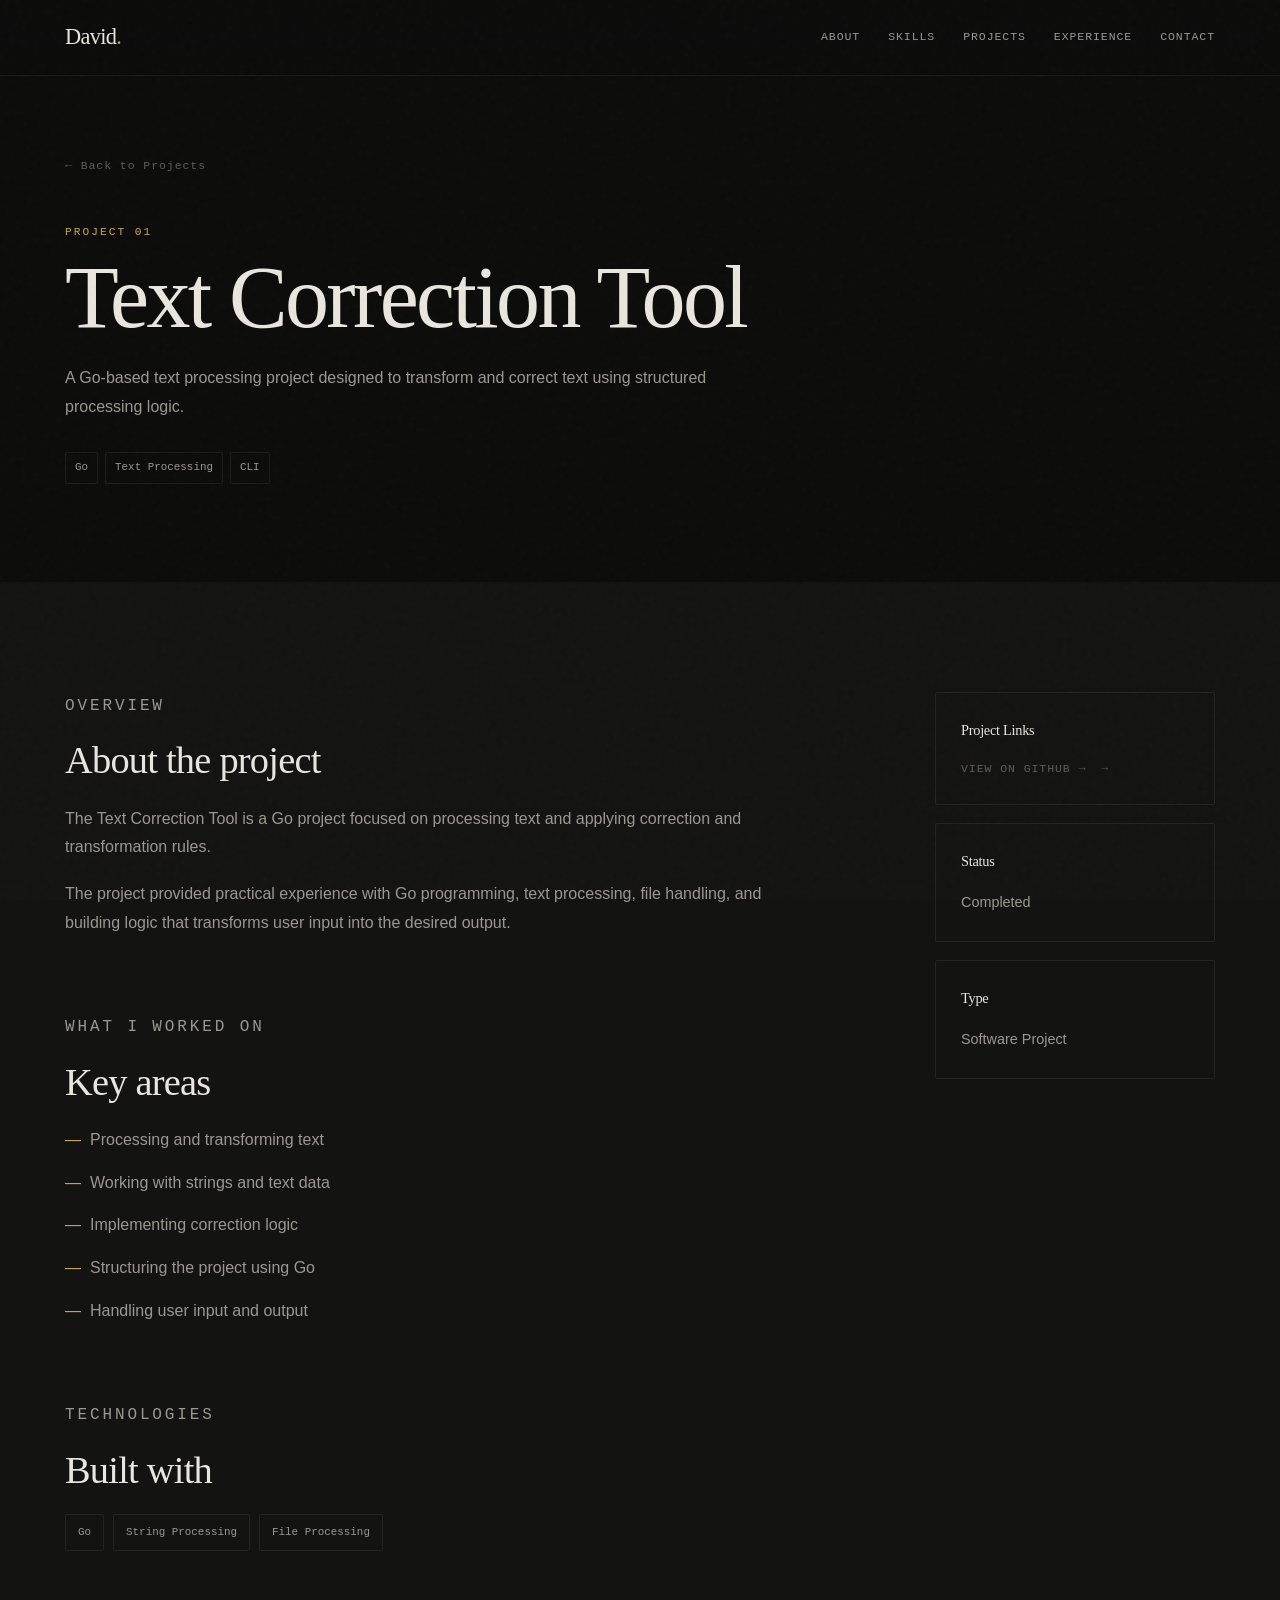
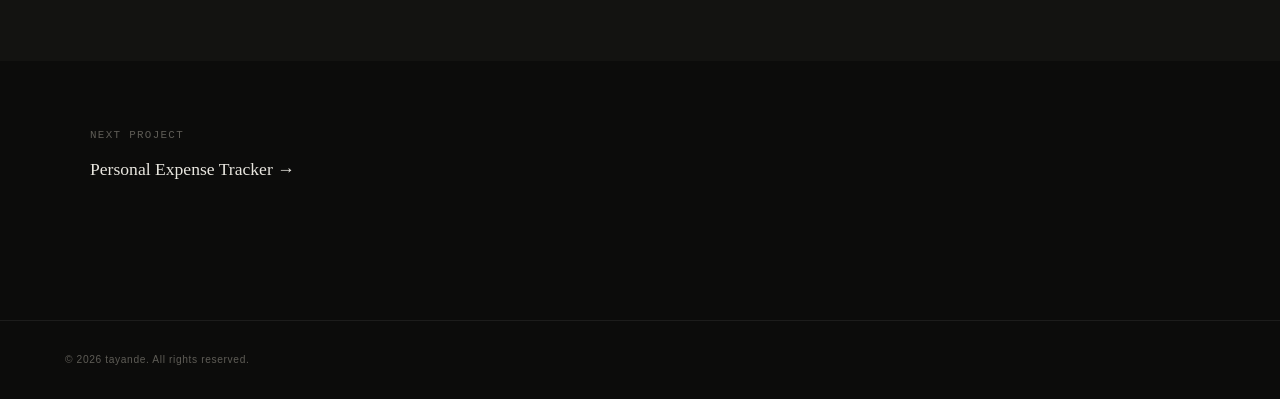
<file: projects/text-correction.html>
<!DOCTYPE html>
<html lang="en">
<head>
    <meta charset="UTF-8">

    <meta
        name="viewport"
        content="width=device-width, initial-scale=1.0"
    >

    <title>Text Correction Tool | David Ayande</title>

    <meta
        name="description"
        content="A Go-based text correction and processing project by David Ayande."
    >

    <!-- Main portfolio stylesheet -->
    <link rel="stylesheet" href="../css/style.css">
</head>

<body>

    <!-- NAVIGATION -->

    <header class="site-header">

        <nav class="navbar container">

            <a href="../index.html" class="logo">
                David<span>.</span>
            </a>

            <div class="nav-links">

                <a href="../index.html#about">
                    About
                </a>

                <a href="../index.html#skills">
                    Skills
                </a>

                <a href="../index.html#projects">
                    Projects
                </a>

                <a href="../index.html#experience">
                    Experience
                </a>

                <a href="../index.html#contact">
                    Contact
                </a>

            </div>

        </nav>

    </header>


    <main>

        <!-- PROJECT HERO -->

        <section class="project-hero section">

            <div class="container">

                <a
                    href="../index.html#projects"
                    class="back-link"
                >
                    ← Back to Projects
                </a>

                <p class="section-label">
                    Project 01
                </p>

                <h1>
                    Text Correction Tool
                </h1>

                <p class="project-intro">
                    A Go-based text processing project designed to
                    transform and correct text using structured
                    processing logic.
                </p>

                <div class="project-tags">

                    <span>Go</span>
                    <span>Text Processing</span>
                    <span>CLI</span>

                </div>

            </div>

        </section>


        <!-- PROJECT OVERVIEW -->

        <section class="section">

            <div class="container project-layout">

                <div class="project-main">

                    <div class="project-section">

                        <p class="section-label">
                            Overview
                        </p>

                        <h2>
                            About the project
                        </h2>

                        <p>
                            The Text Correction Tool is a Go project
                            focused on processing text and applying
                            correction and transformation rules.
                        </p>

                        <p>
                            The project provided practical experience
                            with Go programming, text processing,
                            file handling, and building logic that
                            transforms user input into the desired
                            output.
                        </p>

                    </div>


                    <div class="project-section">

                        <p class="section-label">
                            What I Worked On
                        </p>

                        <h2>
                            Key areas
                        </h2>

                        <ul class="project-list">

                            <li>
                                Processing and transforming text
                            </li>

                            <li>
                                Working with strings and text data
                            </li>

                            <li>
                                Implementing correction logic
                            </li>

                            <li>
                                Structuring the project using Go
                            </li>

                            <li>
                                Handling user input and output
                            </li>

                        </ul>

                    </div>


                    <div class="project-section">

                        <p class="section-label">
                            Technologies
                        </p>

                        <h2>
                            Built with
                        </h2>

                        <div class="technology-list">

                            <span>Go</span>
                            <span>String Processing</span>
                            <span>File Processing</span>

                        </div>

                    </div>

                </div>


                <!-- PROJECT SIDEBAR -->

                <aside class="project-sidebar">

                    <div class="project-info-card">

                        <h3>
                            Project Links
                        </h3>

                        <a
                            href="https://github.com/tayande/cli-text-correction-tool"
                            target="_blank"
                            rel="noopener noreferrer"
                            class="project-link"
                        >
                            View on GitHub →
                        </a>

                    </div>


                    <div class="project-info-card">

                        <h3>
                            Status
                        </h3>

                        <p>
                            Completed
                        </p>

                    </div>


                    <div class="project-info-card">

                        <h3>
                            Type
                        </h3>

                        <p>
                            Software Project
                        </p>

                    </div>

                </aside>

            </div>

        </section>


        <!-- NEXT PROJECT -->

        <section class="section project-navigation">

            <div class="container">

                <a
                    href="expense-tracker.html"
                    class="next-project"
                >

                    <span>
                        Next Project
                    </span>

                    <strong>
                        Personal Expense Tracker →
                    </strong>

                </a>

            </div>

        </section>

    </main>


    <!-- FOOTER -->

    <footer class="site-footer">

        <div class="container footer-content">

            <p>
                © 2026 tayande. All rights reserved.
            </p>

        </div>

    </footer>

</body>
</html>
</file>
<file: css/style.css>
/*
   1. RESET & BASIC SETTINGS
*/

* {
    margin: 0;
    padding: 0;
    box-sizing: border-box;
}

html {
    scroll-behavior: smooth;
}

:root {
    --bg: #0c0c0b;
    --bg-2: #131311;
    --bg-3: #1a1a17;

    --border: rgba(255, 255, 255, 0.07);
    --border-h: rgba(255, 255, 255, 0.14);

    --text: #e8e6df;
    --text-2: #9b9890;
    --text-3: #5e5c56;

    --accent: #c9a84c;
    --accent-2: #e2c47a;

    --accent-dim: rgba(201, 168, 76, 0.12);
    --accent-dim2: rgba(201, 168, 76, 0.06);

    --max-width: 1150px;

    --transition: 0.25s ease;
}


/*
   2. BODY
*/

body {
    position: relative;

    font-family: "DM Sans", sans-serif;
    font-weight: 300;

    background: var(--bg);
    color: var(--text);

    line-height: 1.8;

    transition:
        background 0.25s ease,
        color 0.25s ease;
}

/*
   Subtle film-grain texture
*/

body::before {
    content: "";

    position: fixed;
    inset: 0;

    width: 100%;
    height: 100%;

    pointer-events: none;

    z-index: 9999;

    opacity: 0.6;

    background-image: url("data:image/svg+xml,%3Csvg viewBox='0 0 180 180' xmlns='http://www.w3.org/2000/svg'%3E%3Cfilter id='noise'%3E%3CfeTurbulence type='fractalNoise' baseFrequency='.85' numOctaves='4' stitchTiles='stitch'/%3E%3C/filter%3E%3Crect width='100%25' height='100%25' filter='url(%23noise)' opacity='.035'/%3E%3C/svg%3E");
}


/*
   3. LIGHT THEME
*/

body.light-theme {
    --bg: #f3f0ea;
    --bg-2: #eae6de;
    --bg-3: #dfdad1;

    --border: rgba(30, 27, 22, 0.10);
    --border-h: rgba(30, 27, 22, 0.18);

    --text: #211f1b;
    --text-2: #68645d;
    --text-3: #8b877f;

    --accent: #8d6d20;
    --accent-2: #a9852f;

    --accent-dim: rgba(141, 109, 32, 0.12);
    --accent-dim2: rgba(141, 109, 32, 0.06);
}


/*
   4. TYPOGRAPHY
*/

h1,
h2,
h3,
h4,
h5,
h6 {
    font-family: "Fraunces", serif;
    font-weight: 300;
    letter-spacing: -0.02em;
}

p {
    font-family: "DM Sans", sans-serif;
    font-weight: 300;
}

.section-label,
.eyebrow,
.project-number,
.timeline-date,
.education-date,
.project-tags span,
.technology-list span,
.button,
.nav-links a,
.footer-content,
.next-project span {
    font-family: "DM Mono", monospace;
}


/*
   5. GENERAL ELEMENTS
*/

a {
    color: inherit;
    text-decoration: none;
}

button {
    font: inherit;
}

::selection {
    background: var(--accent-dim);
    color: var(--accent-2);
}

::-webkit-scrollbar {
    width: 4px;
}

::-webkit-scrollbar-track {
    background: var(--bg);
}

::-webkit-scrollbar-thumb {
    background: var(--text-3);
    border-radius: 2px;
}

.container {
    width: min(90%, var(--max-width));
    margin: 0 auto;
}

.section {
    padding: 110px 0;
}

.section:nth-of-type(even) {
    background: var(--bg-2);
}

.section-heading {
    max-width: 700px;
    margin-bottom: 55px;
}

.section-label,
.eyebrow {
    color: var(--accent);

    font-size: 0.7rem;
    font-weight: 400;

    letter-spacing: 0.18em;
    text-transform: uppercase;

    margin-bottom: 14px;
}

.section-heading h2 {
    font-size: clamp(1.8rem, 4vw, 2.6rem);
    line-height: 1.1;

    margin-bottom: 18px;
}

.section-heading > p:last-child {
    color: var(--text-2);
}


/*
   6. NAVIGATION
*/

.site-header {
    position: fixed;

    top: 0;
    left: 0;

    width: 100%;

    z-index: 1000;

    background: rgba(12, 12, 11, 0.82);

    border-bottom: 1px solid var(--border);

    backdrop-filter: blur(16px) saturate(1.4);
    -webkit-backdrop-filter: blur(16px) saturate(1.4);
}

.light-theme .site-header {
    background: rgba(243, 240, 234, 0.82);
}

.navbar {
    min-height: 75px;

    display: flex;
    align-items: center;
    justify-content: space-between;
}

.logo {
    font-family: "Fraunces", serif;

    font-size: 1.4rem;
    font-weight: 300;

    letter-spacing: -0.03em;
}

.logo span {
    color: var(--accent);
}

.nav-links {
    display: flex;
    align-items: center;
    gap: 28px;
}

.nav-links a {
    color: var(--text-2);

    font-size: 0.72rem;
    font-weight: 400;

    letter-spacing: 0.08em;
    text-transform: uppercase;

    transition: color var(--transition);
}

.nav-links a:hover {
    color: var(--text);
}

.theme-toggle,
.menu-toggle {
    border: none;
    background: transparent;
    color: var(--text);

    cursor: pointer;
}

.theme-toggle {
    font-family: "DM Mono", monospace;

    font-size: 0.8rem;

    margin-left: 8px;

    transition: color var(--transition);
}

.theme-toggle:hover {
    color: var(--accent);
}

.menu-toggle {
    display: none;

    width: 22px;
    height: 18px;

    position: relative;
}

.menu-toggle::before,
.menu-toggle::after,
.menu-toggle span {
    content: "";

    position: absolute;
    left: 0;

    width: 22px;
    height: 1.5px;

    background: var(--text);

    transition:
        transform 0.25s ease,
        opacity 0.25s ease;
}

.menu-toggle::before {
    top: 0;
}

.menu-toggle span {
    top: 8px;
}

.menu-toggle::after {
    top: 16px;
}


/*
   7. HERO
*/

.hero {
    position: relative;

    min-height: 100vh;

    padding-top: 130px;

    display: flex;
    align-items: center;

    overflow: hidden;
}

/*
   Hero grid
*/

.hero::before {
    content: "";

    position: absolute;

    inset: 0;

    pointer-events: none;

    background-image:
        linear-gradient(
            to right,
            var(--border) 1px,
            transparent 1px
        ),
        linear-gradient(
            to bottom,
            var(--border) 1px,
            transparent 1px
        );

    background-size: 60px 60px;

    mask-image: linear-gradient(
        to bottom,
        transparent 0%,
        transparent 25%,
        black 85%,
        black 100%
    );

    -webkit-mask-image: linear-gradient(
        to bottom,
        transparent 0%,
        transparent 25%,
        black 85%,
        black 100%
    );
}

/*
   Hero glow
*/

.hero::after {
    content: "";

    position: absolute;

    width: 700px;
    height: 400px;

    bottom: -180px;
    left: 50%;

    transform: translateX(-50%);

    pointer-events: none;

    background: radial-gradient(
        ellipse,
        rgba(201, 168, 76, 0.08),
        transparent 70%
    );
}

.hero-content {
    position: relative;
    z-index: 1;

    display: grid;
    grid-template-columns: 1.2fr 0.8fr;

    align-items: center;

    gap: 80px;
}

.hero-text {
    max-width: 700px;
}

.hero h1 {
    font-size: clamp(3rem, 8vw, 7rem);

    line-height: 0.95;

    letter-spacing: -0.03em;

    margin-bottom: 30px;
}

.hero h1 span {
    display: block;

    color: var(--accent);

    font-style: italic;
}

.hero-description {
    max-width: 620px;

    color: var(--text-2);

    font-size: 1rem;

    line-height: 1.8;

    margin-bottom: 35px;
}

.hero-actions {
    display: flex;
    flex-wrap: wrap;

    gap: 14px;
}

.button {
    display: inline-flex;

    align-items: center;
    justify-content: center;

    padding: 13px 22px;

    border-radius: 2px;

    font-size: 0.75rem;
    font-weight: 400;

    letter-spacing: 0.08em;
    text-transform: uppercase;

    transition:
        transform 0.25s ease,
        background 0.25s ease,
        color 0.25s ease,
        border-color 0.25s ease;
}

.button:hover {
    transform: translateY(-2px);
}

.button-primary {
    background: var(--accent);
    color: #100f0c;

    border: 1px solid var(--accent);
}

.button-primary:hover {
    background: var(--accent-2);
    border-color: var(--accent-2);
}

.button-secondary {
    border: 1px solid var(--border);

    color: var(--text);
}

.button-secondary:hover {
    border-color: var(--accent);
    color: var(--accent);
}

.hero-image {
    display: flex;
    justify-content: center;
}

.hero-image img {
    width: min(100%, 360px);

    aspect-ratio: 1 / 1;

    object-fit: cover;

    border-radius: 50%;

    border: 1px solid var(--border);

    filter: saturate(0.8);
}


/*
   8. HERO ENTRANCE ANIMATION
*/

@keyframes fadeUp {
    from {
        opacity: 0;
        transform: translateY(20px);
    }

    to {
        opacity: 1;
        transform: translateY(0);
    }
}

.hero-tag,
.hero-name,
.hero-title,
.hero-desc,
.hero-actions,
.hero-stats {
    opacity: 0;

    animation-name: fadeUp;
    animation-duration: 0.8s;
    animation-timing-function: ease;
    animation-fill-mode: forwards;
}

.hero-tag {
    animation-delay: 0.2s;
}

.hero-name {
    animation-delay: 0.35s;
}

.hero-title {
    animation-delay: 0.5s;
}

.hero-desc {
    animation-delay: 0.65s;
}

.hero-actions {
    animation-delay: 0.8s;
}

.hero-stats {
    animation-delay: 0.95s;
}


/*
   9. ABOUT
*/

.about-content {
    max-width: 800px;
}

.about-text {
    display: flex;

    flex-direction: column;

    gap: 20px;
}

.about-text p {
    color: var(--text-2);

    font-size: 1rem;

    line-height: 1.8;
}


/*
   10. CURRENTLY
*/

.currently-section {
    padding-top: 0;
}

.currently-card {
    display: flex;

    align-items: flex-start;

    gap: 25px;

    padding: 35px;

    background: var(--bg);

    border: 1px solid var(--border);

    border-radius: 2px;

    transition:
        background 0.25s ease,
        border-color 0.25s ease;
}

.currently-card:hover {
    background: var(--bg-3);
    border-color: var(--border-h);
}

.currently-icon {
    width: 45px;
    height: 45px;

    flex-shrink: 0;

    display: flex;

    align-items: center;
    justify-content: center;

    border: 1px solid var(--border);

    border-radius: 50%;

    color: var(--accent);

    background: var(--accent-dim);
}

.currently-card h2 {
    font-size: 1.5rem;

    margin-bottom: 10px;
}

.currently-card p:last-child {
    color: var(--text-2);
}


/*
   11. SKILLS
*/

.skills-grid {
    display: grid;

    grid-template-columns: repeat(3, 1fr);

    gap: 1px;

    background: var(--border);
}

.skill-card {
    padding: 30px;

    background: var(--bg);

    border: none;
    border-radius: 0;

    transition:
        background 0.25s ease,
        transform 0.25s ease;
}

.skill-card:hover {
    background: var(--bg-3);

    transform: translateY(-2px);
}

.skill-card h3 {
    font-size: 1.2rem;

    margin-bottom: 18px;
}

.skill-card ul {
    list-style: none;

    display: flex;

    flex-direction: column;

    gap: 9px;
}

.skill-card li {
    color: var(--text-2);

    font-size: 0.95rem;

    line-height: 1.7;
}


/*
   12. PROJECTS
*/

.projects-grid {
    display: grid;

    grid-template-columns: repeat(2, 1fr);

    gap: 1px;

    background: var(--border);
}

/* An odd last card spans the full row so no empty cell is left beside it */
.projects-grid > .project-card:last-child:nth-child(odd) {
    grid-column: 1 / -1;
}

.project-card {
    position: relative;

    padding: 35px;

    background: var(--bg);

    border: none;

    border-radius: 0;

    overflow: hidden;

    transition:
        transform 0.25s ease,
        background 0.25s ease;
}

/*
   Left accent bar
*/

.project-card::before {
    content: "";

    position: absolute;

    top: 0;
    left: 0;

    width: 2px;
    height: 100%;

    background: var(--border);

    transition: background 0.25s ease;
}

.project-card:hover {
    transform: translateY(-3px);

    background: var(--bg-2);
}

.project-card:hover::before {
    background: var(--accent);
}

.project-number {
    color: var(--accent);

    font-size: 0.68rem;
    font-weight: 400;

    letter-spacing: 0.14em;

    margin-bottom: 25px;
}

.project-card h3 {
    font-size: clamp(1.25rem, 2.5vw, 1.65rem);

    line-height: 1.15;

    margin-bottom: 14px;
}

.project-card p {
    color: var(--text-2);

    font-size: 0.95rem;

    line-height: 1.8;

    margin-bottom: 25px;
}

.project-tags {
    display: flex;

    flex-wrap: wrap;

    gap: 7px;

    margin-bottom: 28px;
}

.project-tags span {
    padding: 5px 9px;

    border: 1px solid var(--border);

    border-radius: 2px;

    color: var(--text-2);

    background: transparent;

    font-size: 0.68rem;

    transition:
        border-color 0.2s ease,
        color 0.2s ease,
        background 0.2s ease;
}

.project-card:hover .project-tags span {
    border-color: var(--accent);

    color: var(--accent);

    background: var(--accent-dim2);
}

.project-link {
    color: var(--text-3);

    font-family: "DM Mono", monospace;

    font-size: 0.72rem;

    letter-spacing: 0.08em;
    text-transform: uppercase;

    transition:
        color 0.2s ease;
}

.project-link::after {
    content: "→";

    display: inline-block;

    margin-left: 7px;

    transition: transform 0.2s ease;
}

.project-link:hover {
    color: var(--accent);
}

.project-link:hover::after {
    transform: translateX(4px);
}

.github-link {
    margin-top: 35px;
}


/*
   13. EXPERIENCE / TIMELINE
*/

.timeline {
    position: relative;

    max-width: 800px;

    border-left: 1px solid var(--border);

    padding-left: 35px;
}

.timeline-item {
    position: relative;
}

.timeline-marker {
    position: absolute;

    width: 8px;
    height: 8px;

    left: -40px;
    top: 8px;

    background: var(--accent);

    border-radius: 50%;
}

.timeline-date {
    color: var(--accent);

    font-size: 0.68rem;
    font-weight: 400;

    letter-spacing: 0.1em;

    margin-bottom: 10px;
}

.timeline-content h3 {
    font-size: 1.4rem;

    margin-bottom: 4px;
}

.timeline-content h4 {
    color: var(--text-2);

    font-family: "DM Mono", monospace;

    font-size: 0.72rem;
    font-weight: 400;

    letter-spacing: 0.06em;

    margin-bottom: 18px;
}

.timeline-content > p:last-child {
    color: var(--text-2);

    line-height: 1.8;
}


/*
   14. EDUCATION
*/

.education-card {
    max-width: 800px;

    padding: 30px;

    background: var(--bg);

    border: 1px solid var(--border);

    border-radius: 2px;

    transition:
        background 0.25s ease,
        border-color 0.25s ease;
}

.education-card:hover {
    background: var(--bg-3);
    border-color: var(--border-h);
}

.education-date {
    color: var(--accent);

    font-size: 0.68rem;
    font-weight: 400;

    letter-spacing: 0.1em;

    margin-bottom: 10px;
}

.education-card h3 {
    font-size: 1.35rem;

    margin-bottom: 8px;
}

.education-card p:last-child {
    color: var(--text-2);
}


/*
   15. CONTACT
*/

.contact-section {
    padding-bottom: 130px;
}

.contact-content {
    max-width: 750px;
}

.contact-content h2 {
    font-size: clamp(1.5rem, 3vw, 2.1rem);

    line-height: 1.2;

    letter-spacing: -0.02em;

    margin-bottom: 20px;
}

.contact-content > p:not(.section-label) {
    color: var(--text-2);

    margin-bottom: 35px;
}

.contact-links {
    border-top: 1px solid var(--border);
}

.contact-link {
    display: flex;

    align-items: center;
    justify-content: space-between;

    padding: 18px 0;

    border-bottom: 1px solid var(--border);

    color: var(--text-2);

    transition:
        color 0.25s ease,
        transform 0.25s ease;
}

.contact-link:hover {
    color: var(--accent);

    transform: translateX(4px);
}


/*
   16. FOOTER
*/

.site-footer {
    border-top: 1px solid var(--border);

    padding: 30px 0;
}

.footer-content {
    display: flex;

    align-items: center;
    justify-content: space-between;

    gap: 20px;

    color: var(--text-3);

    font-size: 0.64rem;

    letter-spacing: 0.06em;
}


/*
   17. SCROLL REVEAL
*/

.reveal {
    opacity: 0;

    transform: translateY(24px);

    transition:
        opacity 0.7s ease,
        transform 0.7s ease;
}

.reveal.visible {
    opacity: 1;

    transform: none;
}


/*
   18. RESPONSIVE — TABLETS
*/

@media (max-width: 900px) {

    .hero-content {
        grid-template-columns: 1fr;

        gap: 50px;
    }

    .hero-image {
        justify-content: flex-start;
    }

    .hero-image img {
        width: 280px;
    }

    .skills-grid {
        grid-template-columns: repeat(2, 1fr);
    }
}


/*
   19. RESPONSIVE — MOBILE
*/

@media (max-width: 700px) {

    .section {
        padding: 80px 0;
    }

    .menu-toggle {
        display: block;
    }

    .nav-links {
        position: absolute;

        top: 75px;
        left: 0;

        width: 100%;

        padding: 20px;

        background: var(--bg);

        border-bottom: 1px solid var(--border);

        display: none;

        flex-direction: column;

        align-items: flex-start;

        gap: 18px;
    }

    .nav-links.active {
        display: flex;
    }

    .theme-toggle {
        margin-left: 0;
    }

    .hero {
        min-height: auto;

        padding-top: 130px;
        padding-bottom: 80px;
    }

    .hero h1 {
        font-size: clamp(2.8rem, 13vw, 4.5rem);
    }

    .hero-description {
        font-size: 0.95rem;
    }

    .hero-image img {
        width: 240px;
    }

    .skills-grid,
    .projects-grid {
        grid-template-columns: 1fr;
    }

    .currently-card {
        flex-direction: column;
    }

    .footer-content {
        flex-direction: column;

        align-items: flex-start;
    }
}


/*
   20. VERY SMALL SCREENS
*/

@media (max-width: 400px) {

    .hero-actions {
        flex-direction: column;

        align-items: stretch;
    }

    .button {
        width: 100%;
    }

    .project-card,
    .skill-card,
    .education-card {
        padding: 25px;
    }
}


/*
   21. PROJECT PAGE
*/

.project-hero {
    padding-top: 150px;

    padding-bottom: 70px;
}

.back-link {
    display: inline-block;

    color: var(--text-3);

    font-family: "DM Mono", monospace;

    font-size: 0.72rem;

    letter-spacing: 0.08em;

    margin-bottom: 45px;

    transition: color var(--transition);
}

.back-link:hover {
    color: var(--accent);
}

.project-hero h1 {
    max-width: 900px;

    font-size: clamp(3rem, 7vw, 5.5rem);

    line-height: 0.95;

    letter-spacing: -0.03em;

    margin-bottom: 25px;
}

.project-intro {
    max-width: 720px;

    color: var(--text-2);

    font-size: 1rem;

    line-height: 1.8;

    margin-bottom: 30px;
}


/*
   22. PROJECT LAYOUT
*/

.project-layout {
    display: grid;

    grid-template-columns: minmax(0, 1fr) 280px;

    gap: 80px;

    align-items: start;
}

.project-main {
    max-width: 750px;
}

.project-section {
    margin-bottom: 75px;
}

.project-section:last-child {
    margin-bottom: 0;
}

.project-section h2 {
    font-size: clamp(1.8rem, 4vw, 2.4rem);

    line-height: 1.15;

    margin-bottom: 22px;
}

.project-section p {
    color: var(--text-2);

    font-size: 1rem;

    line-height: 1.8;

    margin-bottom: 18px;
}

.project-section p:last-child {
    margin-bottom: 0;
}


/*
   23. PROJECT LIST
*/

.project-list {
    list-style: none;

    display: flex;

    flex-direction: column;

    gap: 14px;
}

.project-list li {
    position: relative;

    padding-left: 25px;

    color: var(--text-2);
}

.project-list li::before {
    content: "—";

    position: absolute;

    left: 0;

    color: var(--accent);
}


/*
   24. TECHNOLOGY LIST
*/

.technology-list {
    display: flex;

    flex-wrap: wrap;

    gap: 9px;
}

.technology-list span {
    padding: 8px 12px;

    border: 1px solid var(--border);

    border-radius: 2px;

    color: var(--text-2);

    background: transparent;

    font-size: 0.68rem;

    transition:
        border-color 0.2s ease,
        color 0.2s ease,
        background 0.2s ease;
}

.technology-list span:hover {
    border-color: var(--accent);

    color: var(--accent);

    background: var(--accent-dim2);
}


/*
   25. PROJECT SIDEBAR
*/

.project-sidebar {
    position: sticky;

    top: 110px;

    display: flex;

    flex-direction: column;

    gap: 18px;
}

.project-info-card {
    padding: 25px;

    background: var(--bg-2);

    border: 1px solid var(--border);

    border-radius: 2px;

    transition:
        background 0.25s ease,
        border-color 0.25s ease;
}

.project-info-card:hover {
    background: var(--bg-3);

    border-color: var(--border-h);
}

.project-info-card h3 {
    font-size: 0.9rem;

    margin-bottom: 15px;
}

.project-info-card p {
    color: var(--text-2);

    font-size: 0.9rem;
}

.project-info-card .project-link {
    display: block;

    margin-bottom: 12px;
}

.project-info-card .project-link:last-child {
    margin-bottom: 0;
}


/*
   26. PROJECT NAVIGATION
*/

.project-navigation {
    padding-top: 40px;
}

.project-nav-links {
    display: grid;

    grid-template-columns: 1fr 1fr;

    gap: 1px;

    background: var(--border);
}

.next-project {
    display: flex;

    flex-direction: column;

    gap: 8px;

    padding: 25px;

    background: var(--bg);

    border: none;

    border-radius: 0;

    transition:
        background 0.25s ease,
        transform 0.25s ease;
}

.next-project:hover {
    background: var(--bg-3);

    transform: translateY(-2px);
}

.next-project span {
    color: var(--text-3);

    font-size: 0.68rem;

    text-transform: uppercase;

    letter-spacing: 0.12em;
}

.next-project strong {
    color: var(--text);

    font-family: "Fraunces", serif;

    font-size: 1.1rem;

    font-weight: 300;
}


/*
   27. PROJECT PAGE RESPONSIVE
*/

@media (max-width: 800px) {

    .project-layout {
        grid-template-columns: 1fr;

        gap: 50px;
    }

    .project-sidebar {
        position: static;

        display: grid;

        grid-template-columns: repeat(2, 1fr);
    }

    .project-info-card:first-child {
        grid-column: 1 / -1;
    }
}


@media (max-width: 600px) {

    .project-hero {
        padding-top: 125px;
    }

    .project-hero h1 {
        font-size: clamp(2.7rem, 13vw, 4rem);
    }

    .project-intro {
        font-size: 0.95rem;
    }

    .project-section {
        margin-bottom: 55px;
    }

    .project-section h2 {
        font-size: 1.7rem;
    }

    .project-sidebar {
        grid-template-columns: 1fr;
    }

    .project-info-card:first-child {
        grid-column: auto;
    }

    .project-nav-links {
        grid-template-columns: 1fr;
    }
}


/*
   28. REDUCED MOTION
*/

@media (prefers-reduced-motion: reduce) {

    html {
        scroll-behavior: auto;
    }

    *,
    *::before,
    *::after {
        animation-duration: 0.01ms !important;
        animation-iteration-count: 1 !important;
        transition-duration: 0.01ms !important;
    }
}
</file>
